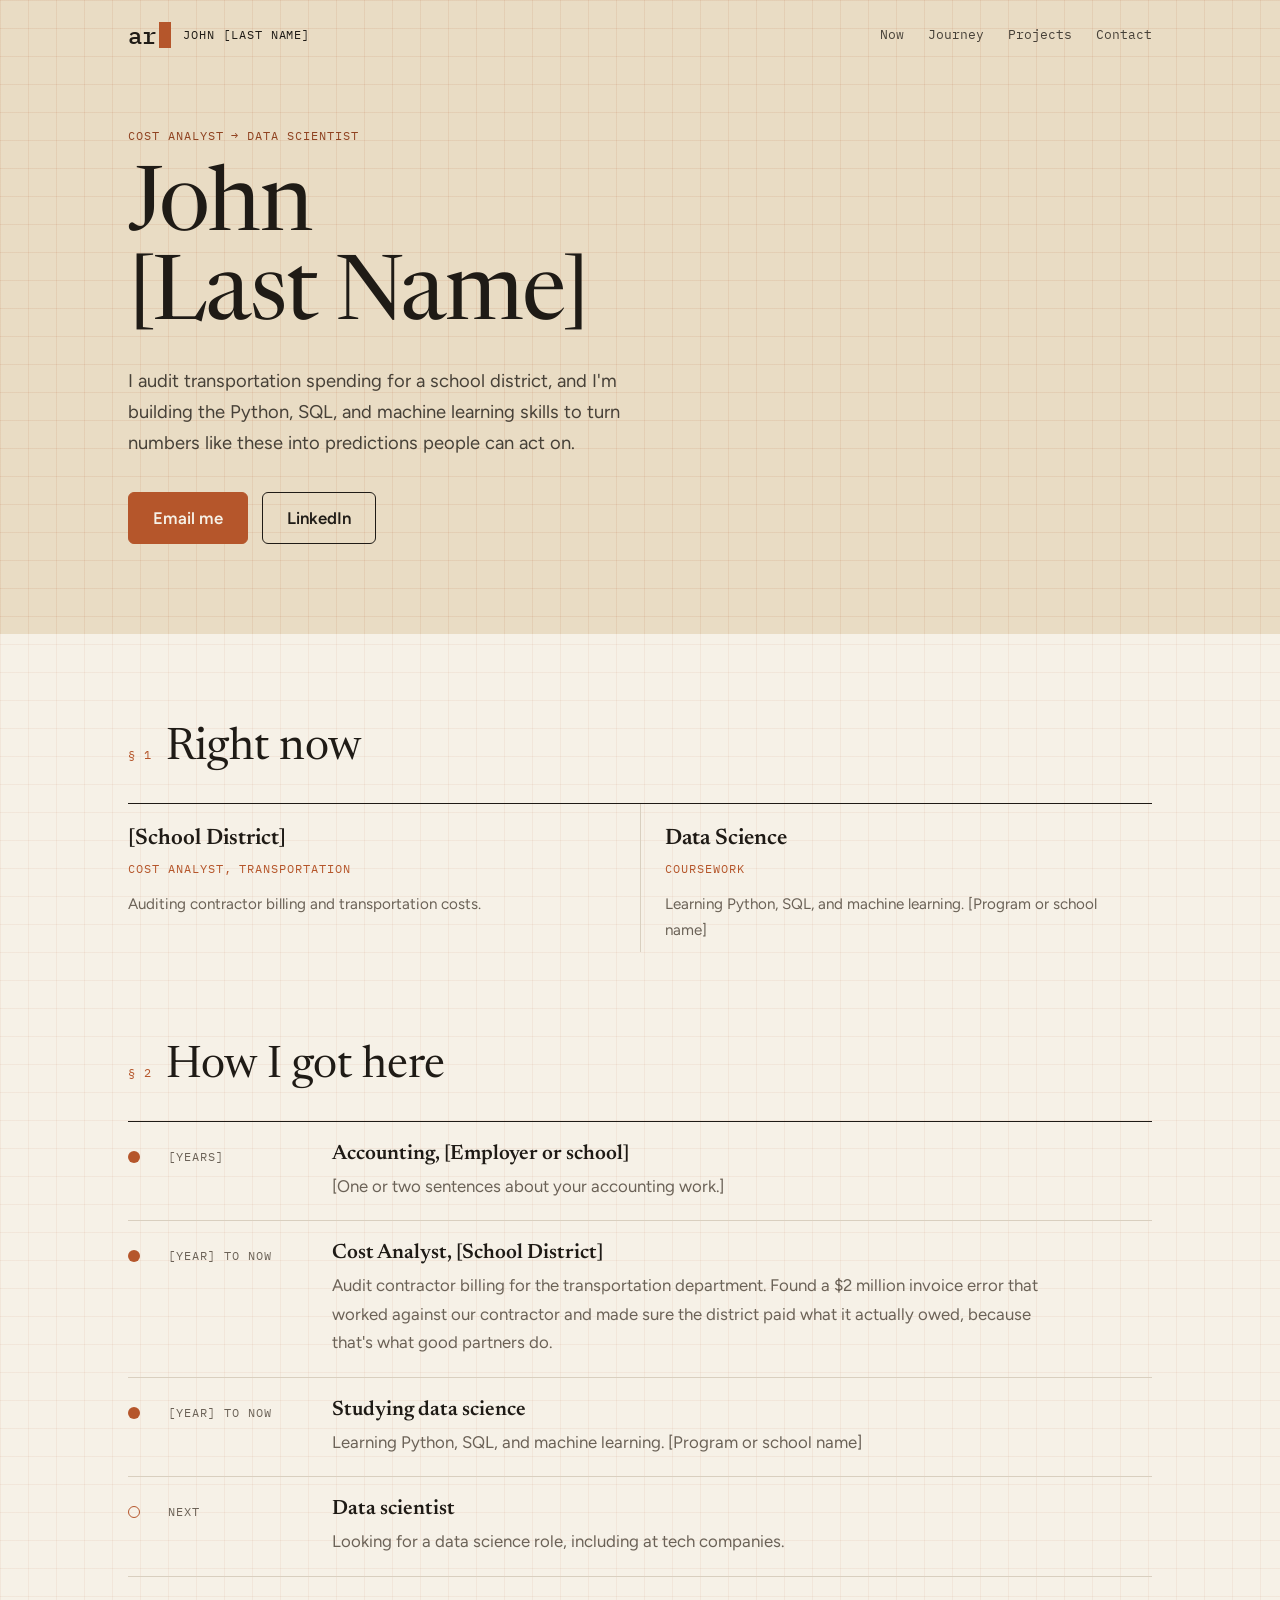
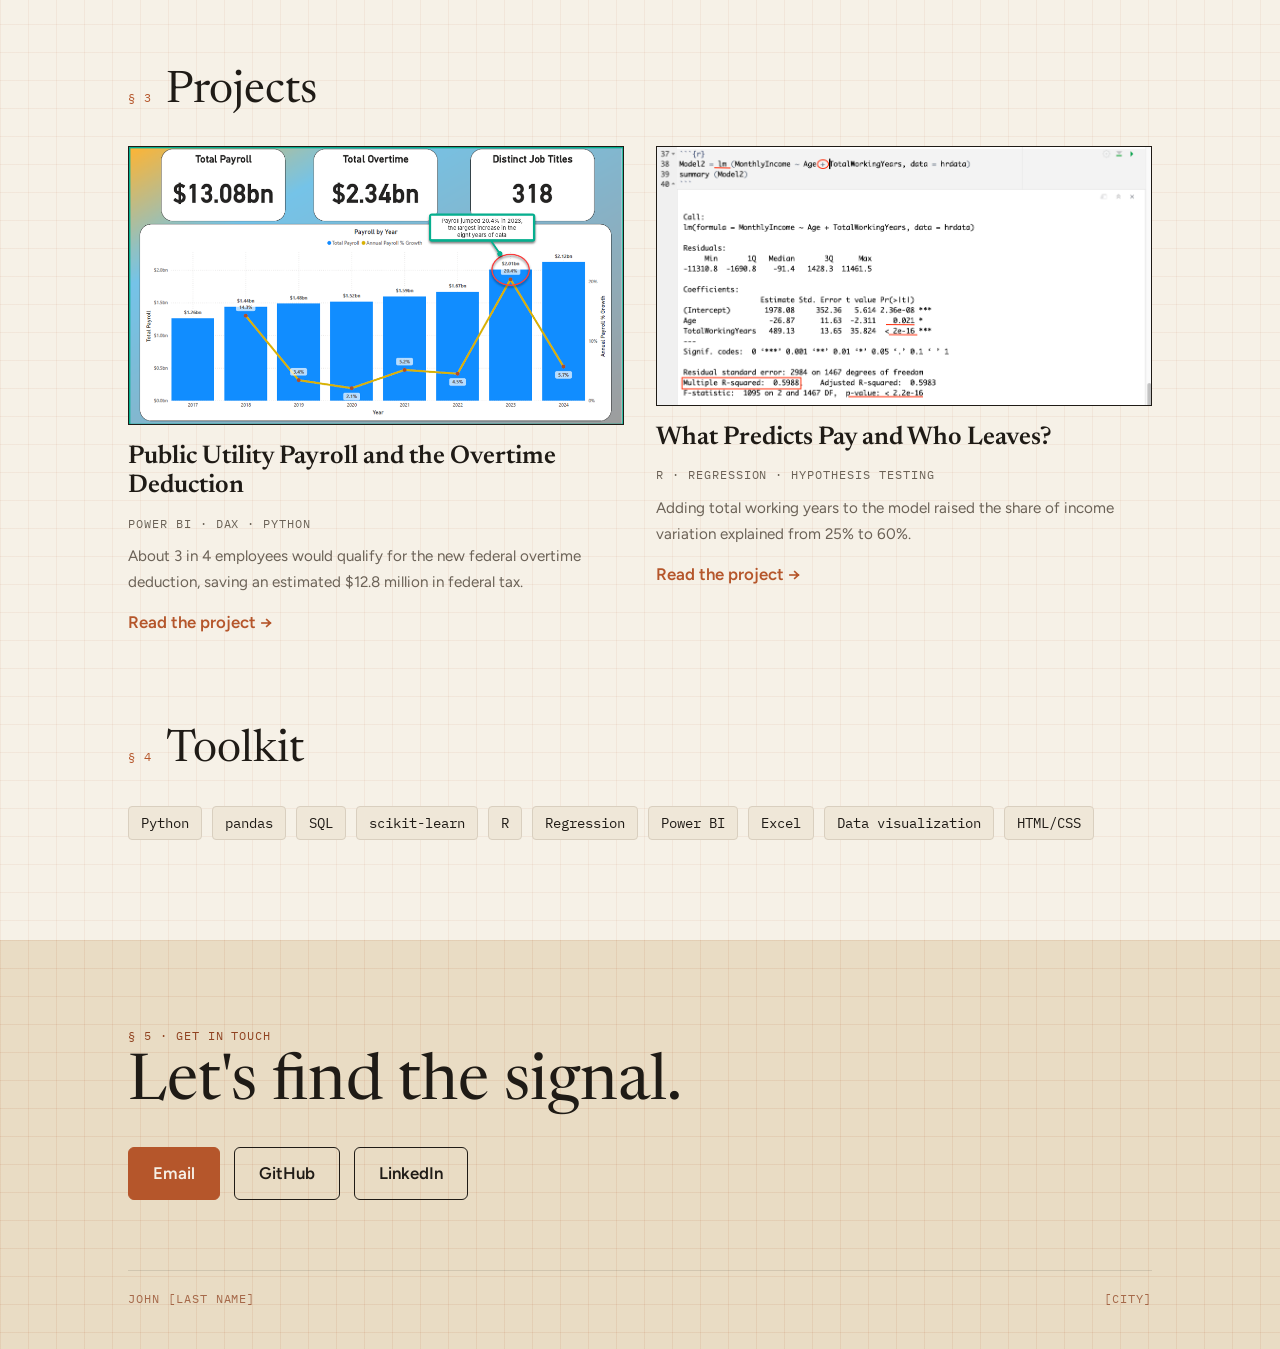
<file: index.html>
<!DOCTYPE html>
<html lang="en">
<head>
<meta charset="UTF-8">
<meta name="viewport" content="width=device-width, initial-scale=1.0">
<title>John [Last Name] | Data Portfolio</title>
<meta name="description" content="John [Last Name]. Cost analyst moving into data science: Python, SQL, and machine learning.">
<!-- Link preview: what shows when you paste your site link into LinkedIn or a text message -->
<meta property="og:title" content="John [Last Name] | Data Portfolio">
<meta property="og:description" content="Cost analyst moving into data science: Python, SQL, and machine learning.">
<meta property="og:type" content="website">
<meta property="og:url" content="https://arod-lab.github.io/">
<!-- Tab icon: "ar" with a rust cursor, the same as the logo, drawn right here so no image file is needed -->
<link rel="icon" href="data:image/svg+xml,%3Csvg xmlns='http://www.w3.org/2000/svg' viewBox='0 0 64 64'%3E%3Crect width='64' height='64' rx='12' fill='%23e9dcc4'/%3E%3Ctext x='26' y='44' font-family='ui-monospace,Menlo,monospace' font-weight='700' font-size='30' text-anchor='middle' fill='%231f1b16'%3Ear%3C/text%3E%3Crect x='46' y='20' width='10' height='26' fill='%23b5562b'/%3E%3C/svg%3E">
<link rel="preconnect" href="https://fonts.googleapis.com">
<link rel="preconnect" href="https://fonts.gstatic.com" crossorigin>
<link href="https://fonts.googleapis.com/css2?family=Newsreader:opsz,wght@6..72,400;6..72,600&family=Figtree:wght@400;500;600&family=IBM+Plex+Mono:wght@400;500&display=swap" rel="stylesheet">
<!-- All the colors, fonts and layout live in style.css, shared by every page -->
<link rel="stylesheet" href="style.css">
</head>
<body>
<a class="skip" href="#main">Skip to content</a>

<!-- ===== HEADER: stays at the top of the screen while you scroll ===== -->
<header>
  <div class="wrap">
    <a class="me" href="#main">
      <span class="logo" aria-label="ar">ar<span class="cursor"></span></span>
      <span class="mono">John [Last Name]</span>
    </a>
    <nav>
      <a href="#now">Now</a>
      <a href="#journey">Journey</a>
      <a href="#projects">Projects</a>
      <a href="#contact">Contact</a>
    </nav>
  </div>
</header>

<!-- ===== SAND TOP BAND: hero ===== -->
<div class="top">

  <div class="wrap hero">
    <div>
      <span class="mono">Cost Analyst → Data Scientist</span>
      <h1>John<br>[Last Name]</h1>
      <p>I audit transportation spending for a school district, and I'm building the Python, SQL, and machine learning skills to turn numbers like these into predictions people can act on.</p>
      <div class="buttons">
        <a class="btn primary" href="mailto:you@example.com">Email me</a>
        <a class="btn" href="https://www.linkedin.com/in/your-profile">LinkedIn</a>
      </div>
    </div>

    <!-- PHOTO (hidden until you have one).
         To turn it on: put a file named headshot.jpg next to this file,
         then delete this whole comment and paste in these three lines:

    <div class="photo">
      <img src="headshot.jpg" alt="Photo of John [Last Name]">
    </div>
    -->
  </div>
</div>

<main id="main" class="wrap">

  <!-- ===== RIGHT NOW ===== -->
  <section id="now">
    <div class="head"><span class="mono">§ 1</span><h2>Right now</h2></div>
    <div class="now">
      <div><h3>[School District]</h3><span class="mono">Cost Analyst, Transportation</span><p>Auditing contractor billing and transportation costs.</p></div>
      <div><h3>Data Science</h3><span class="mono">Coursework</span><p>Learning Python, SQL, and machine learning. [Program or school name]</p></div>
    </div>
  </section>

  <!-- ===== JOURNEY ===== -->
  <section id="journey">
    <div class="head"><span class="mono">§ 2</span><h2>How I got here</h2></div>
    <!-- To add a stop, copy one whole <li> block. Use class "dot" for done, "dot open" for the goal. -->
    <ul class="legend">
      <li><span class="dot"></span><span class="mono">[Years]</span>
        <div><h3>Accounting, [Employer or school]</h3><p>[One or two sentences about your accounting work.]</p></div></li>
      <li><span class="dot"></span><span class="mono">[Year] to now</span>
        <div><h3>Cost Analyst, [School District]</h3><p>Audit contractor billing for the transportation department. Found a $2 million invoice error that worked against our contractor and made sure the district paid what it actually owed, because that's what good partners do.</p></div></li>
      <li><span class="dot"></span><span class="mono">[Year] to now</span>
        <div><h3>Studying data science</h3><p>Learning Python, SQL, and machine learning. [Program or school name]</p></div></li>
      <li><span class="dot open"></span><span class="mono">Next</span>
        <div><h3>Data scientist</h3><p>Looking for a data science role, including at tech companies.</p></div></li>
    </ul>
  </section>

  <!-- ===== PROJECTS =====
       Each card links to that project's own page (ladwp-payroll.html, hr-attrition.html).
       To add a project: make a copy of one project page, change its content,
       then copy one whole <a class="card"> block here and point it at the new page. -->
  <section id="projects">
    <div class="head"><span class="mono">§ 3</span><h2>Projects</h2></div>
    <div class="cards">

      <!-- Card 1: LADWP payroll -->
      <a class="card" href="ladwp-payroll.html">
        <figure>
          <img class="shot" src="images/ladwp-payroll-by-year.png" alt="Power BI dashboard of total payroll by year from 2017 to 2024, with a 20.4 percent jump in 2023">
        </figure>
        <h3>Public Utility Payroll and the Overtime Deduction</h3>
        <span class="mono">Power BI · DAX · Python</span>
        <p>About 3 in 4 employees would qualify for the new federal overtime deduction, saving an estimated $12.8 million in federal tax.</p>
        <span class="go">Read the project →</span>
      </a>

      <!-- Card 2: HR attrition -->
      <a class="card" href="hr-attrition.html">
        <figure>
          <img class="shot" src="images/hr-regression.png" alt="R output of a linear regression predicting monthly income from age and total working years">
        </figure>
        <h3>What Predicts Pay and Who Leaves?</h3>
        <span class="mono">R · Regression · Hypothesis testing</span>
        <p>Adding total working years to the model raised the share of income variation explained from 25% to 60%.</p>
        <span class="go">Read the project →</span>
      </a>

    </div>
  </section>

  <!-- ===== SKILLS: keep only the ones you could talk about in an interview ===== -->
  <section id="skills">
    <div class="head"><span class="mono">§ 4</span><h2>Toolkit</h2></div>
    <div class="skills">
      <code>Python</code><code>pandas</code><code>SQL</code><code>scikit-learn</code><code>R</code><code>Regression</code><code>Power BI</code><code>Excel</code><code>Data visualization</code><code>HTML/CSS</code>
    </div>
  </section>
</main>

<!-- ===== SAND BOTTOM BAND: contact ===== -->
<div class="bottom" id="contact">
  <div class="wrap">
    <span class="mono">§ 5 · Get in touch</span>
    <h2>Let's find the signal.</h2>
    <div class="buttons">
      <a class="btn primary" href="mailto:you@example.com">Email</a>
      <a class="btn" href="https://github.com/arod-lab">GitHub</a>
      <a class="btn" href="https://www.linkedin.com/in/your-profile">LinkedIn</a>
      <!-- RESUME (hidden until you have one). Put resume.pdf next to this file, then delete
           this comment and paste in:  <a class="btn" href="resume.pdf">Resume</a>  -->
    </div>
    <footer class="mono"><span>John [Last Name]</span><span>[City]</span></footer>
  </div>
</div>
</body>
</html>
</file>
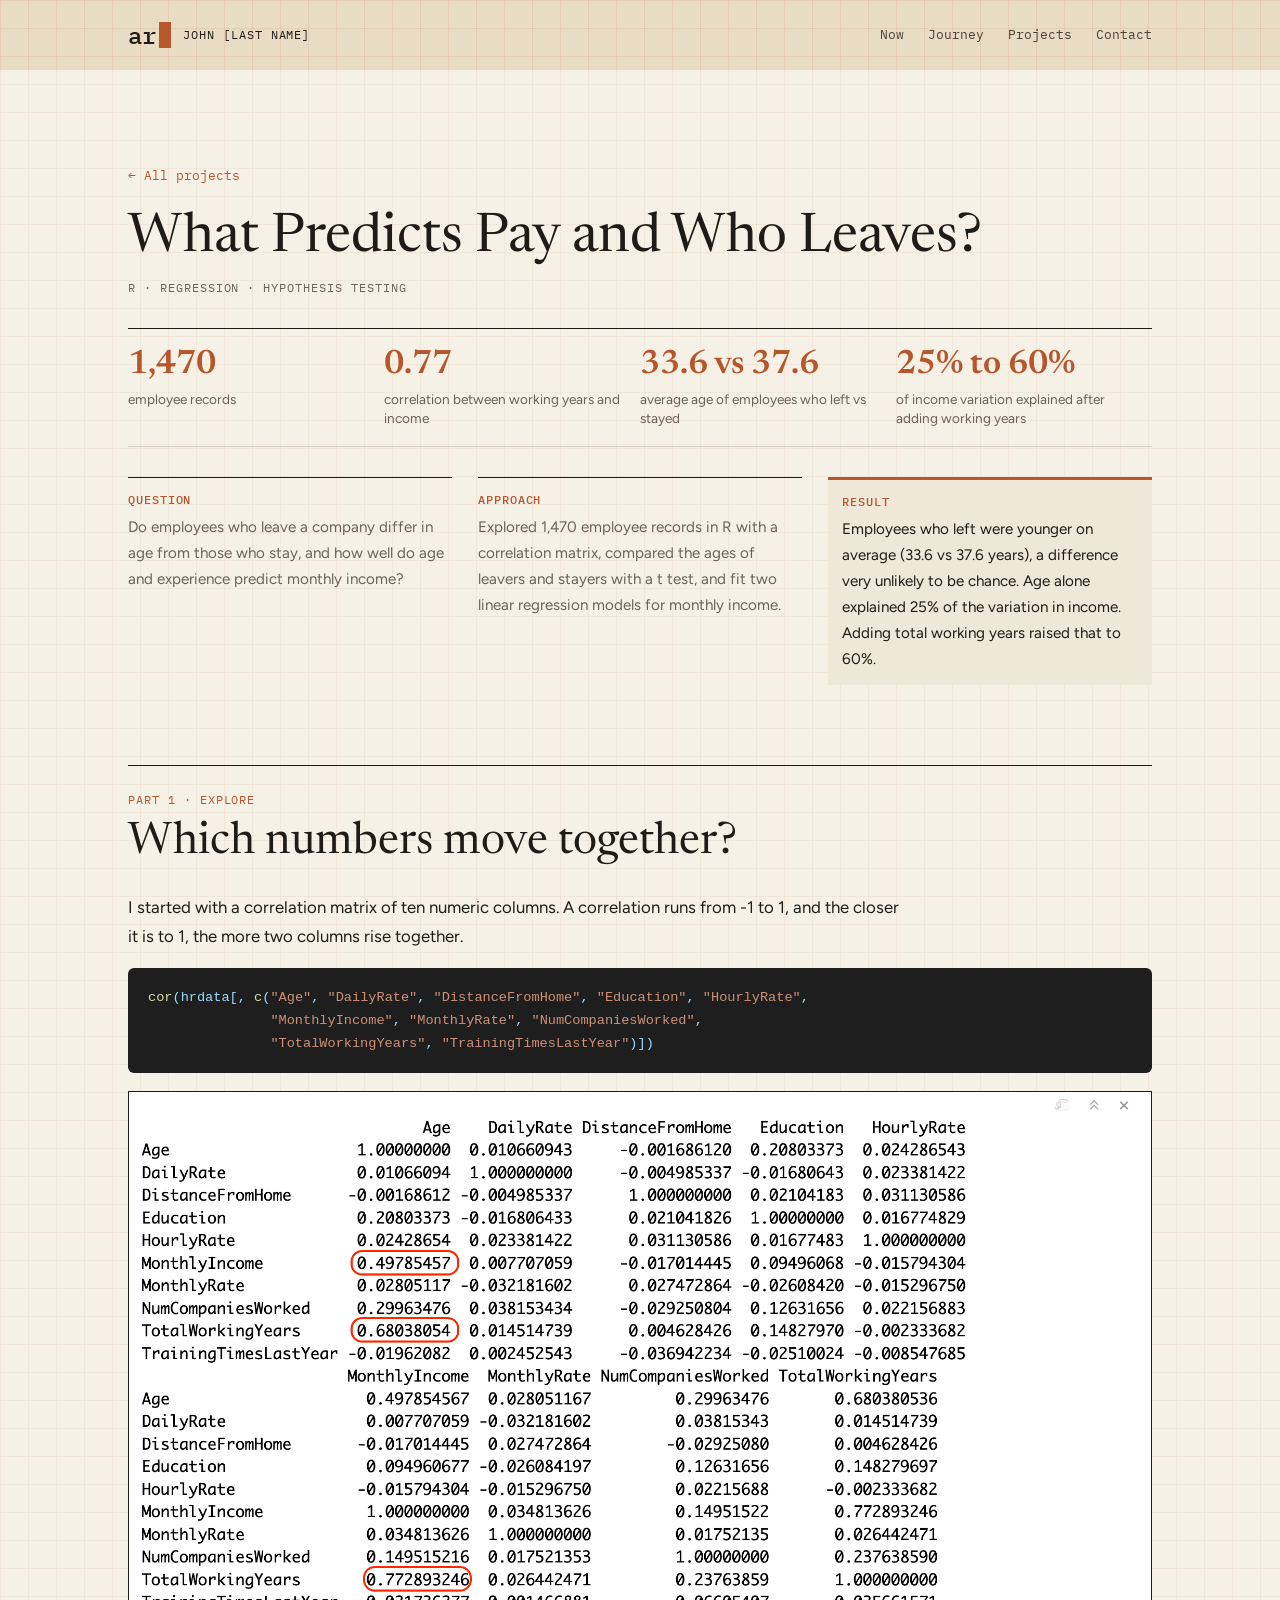
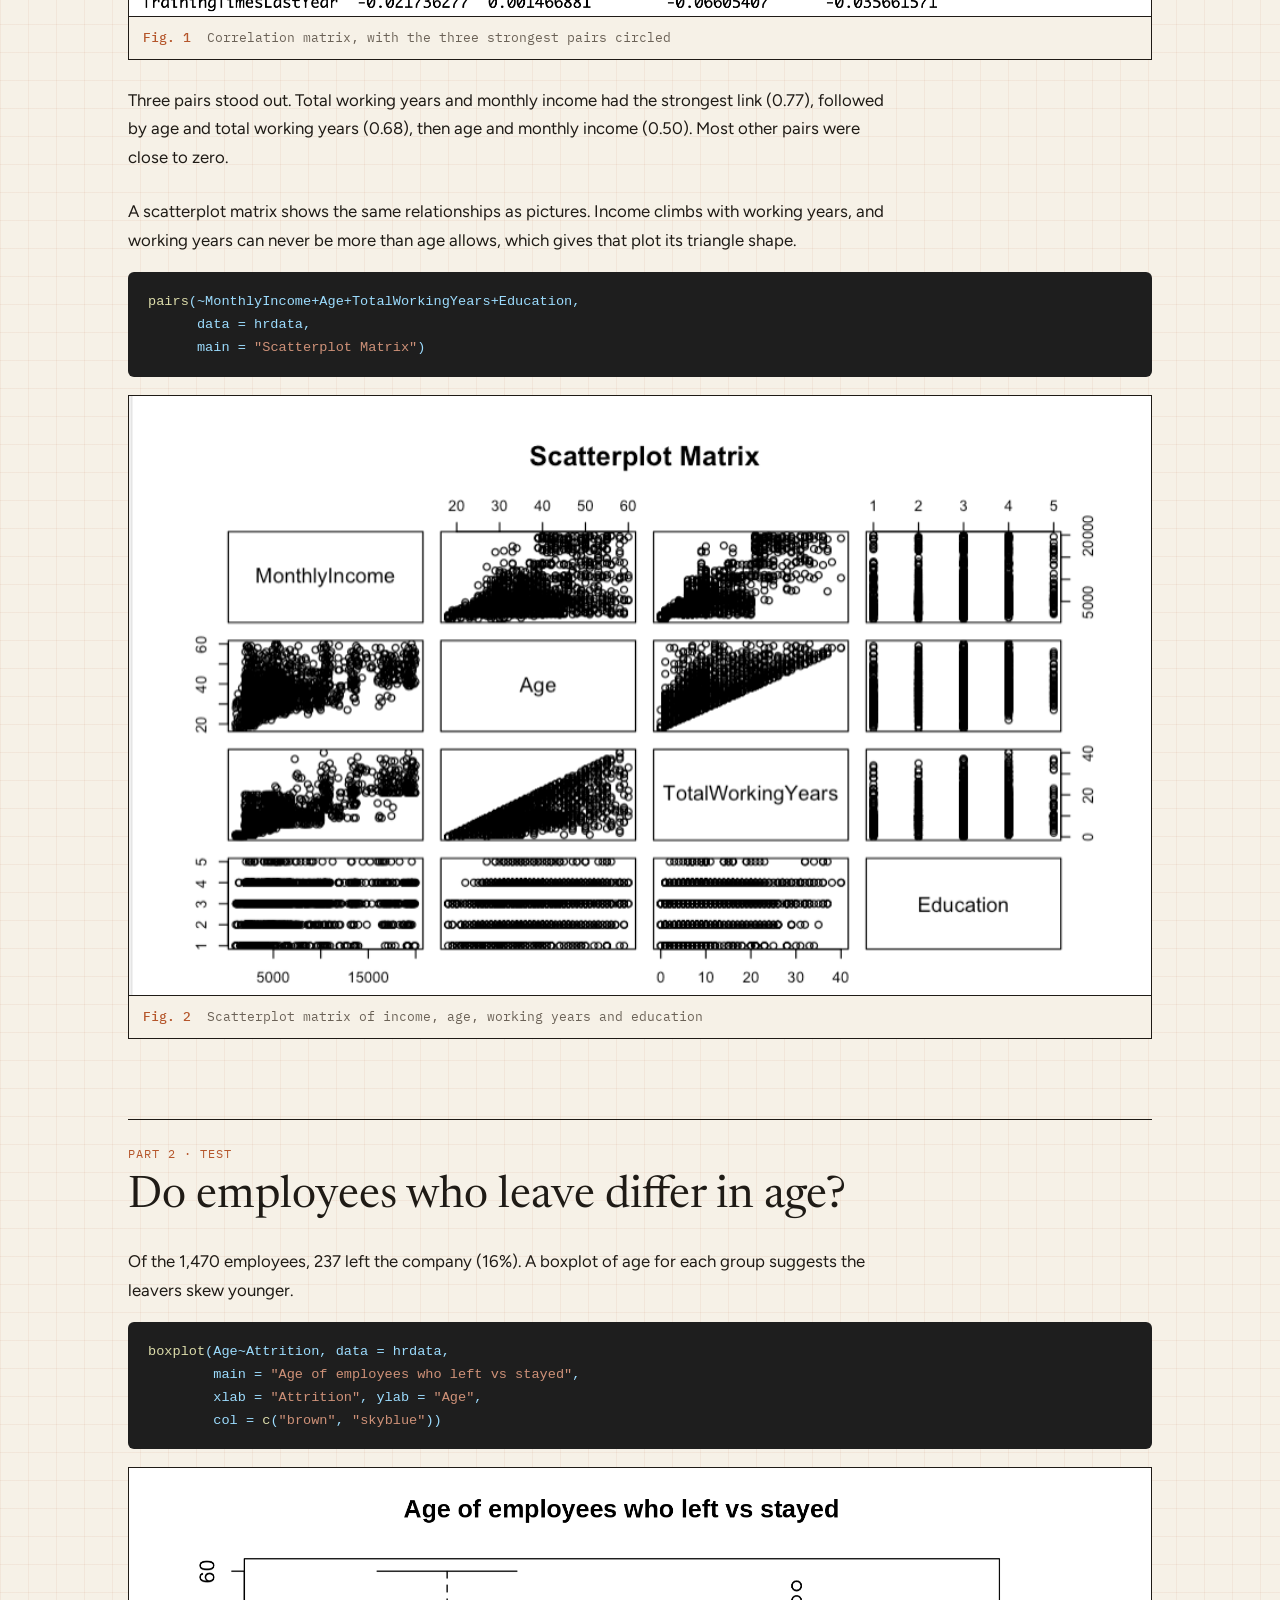
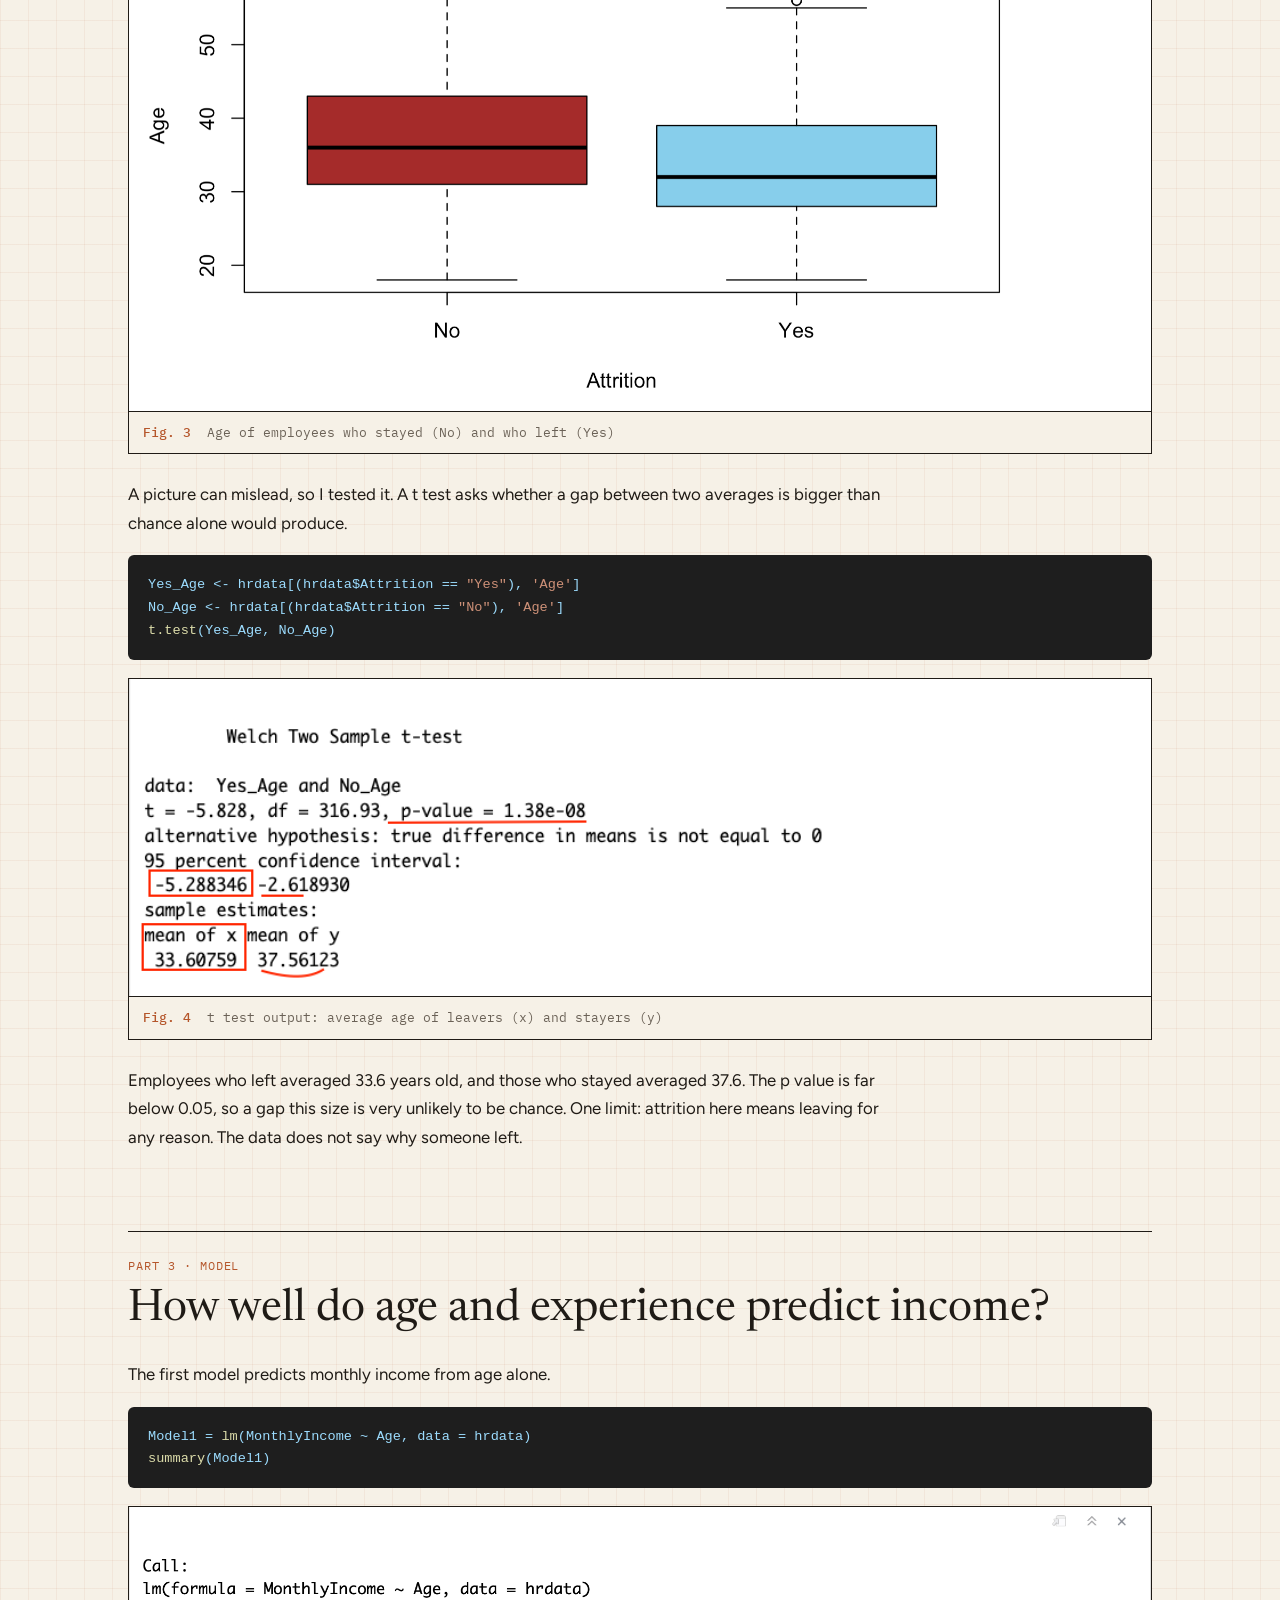
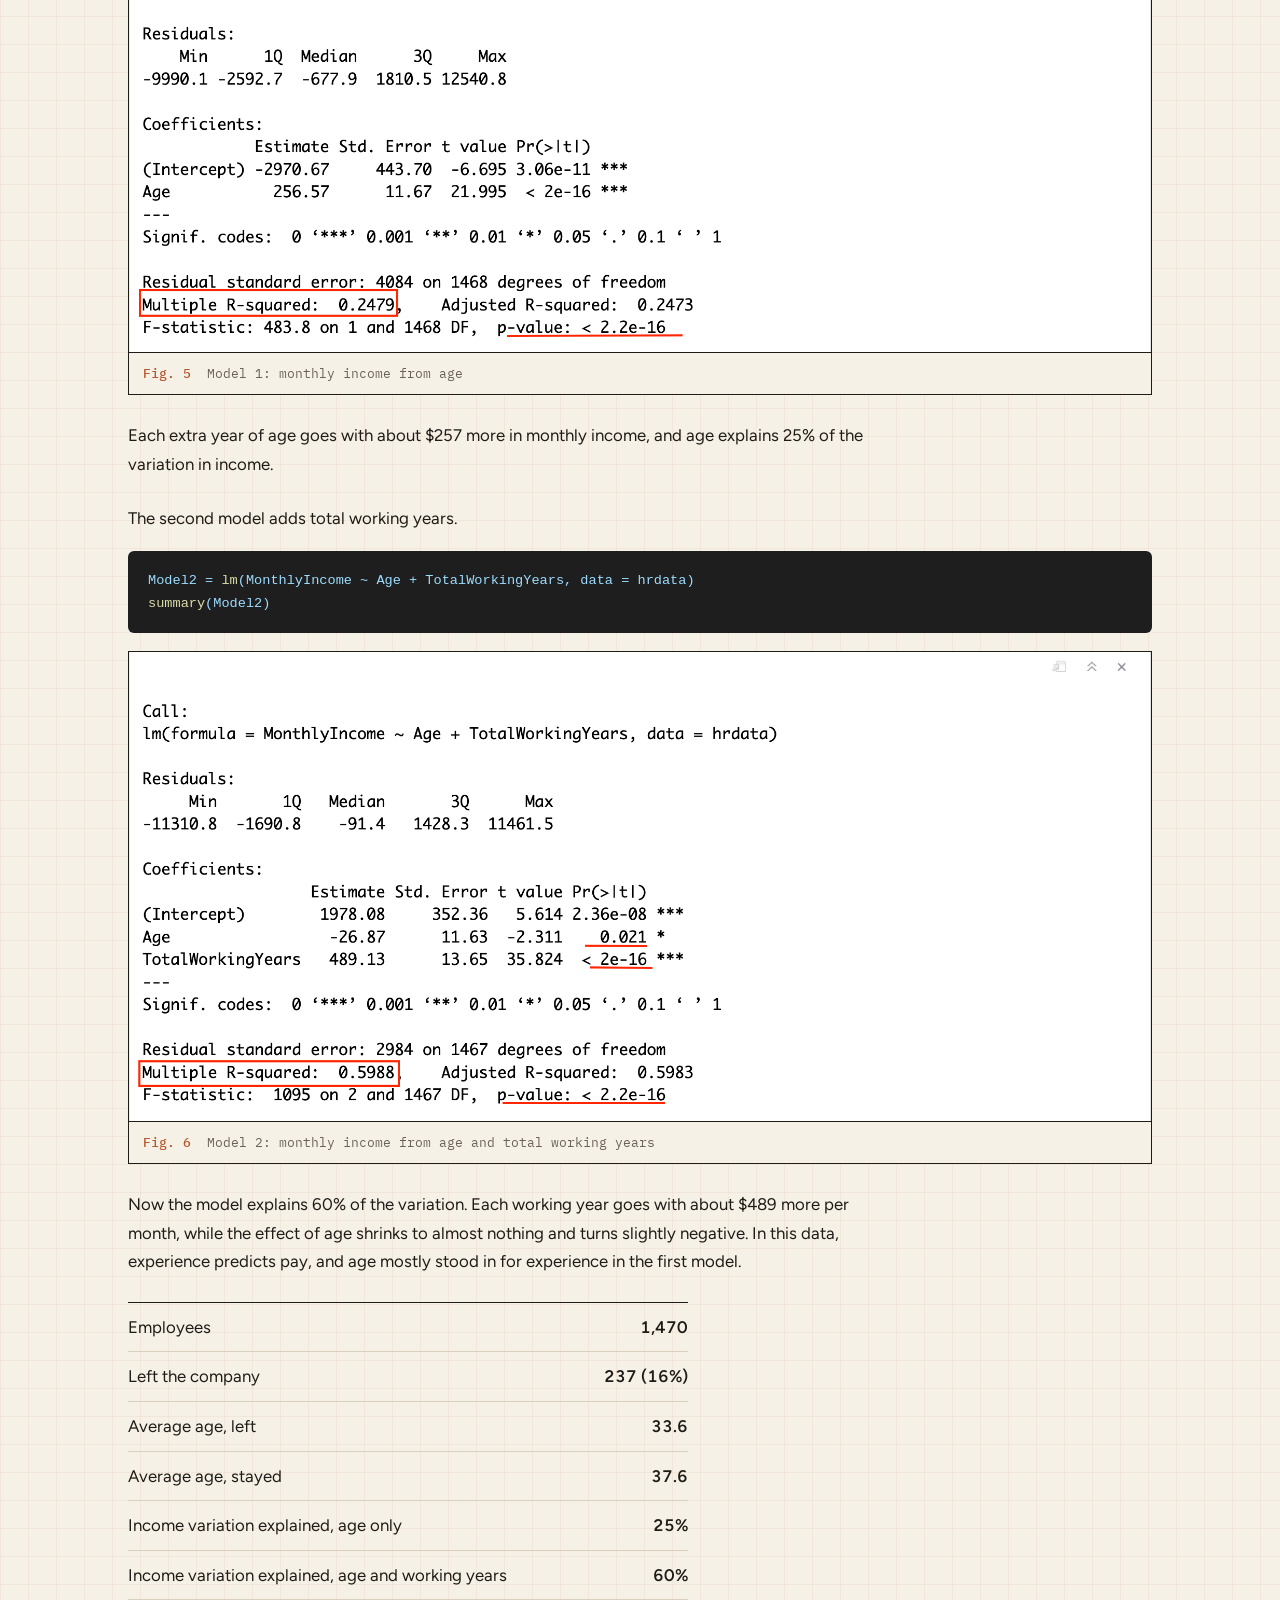
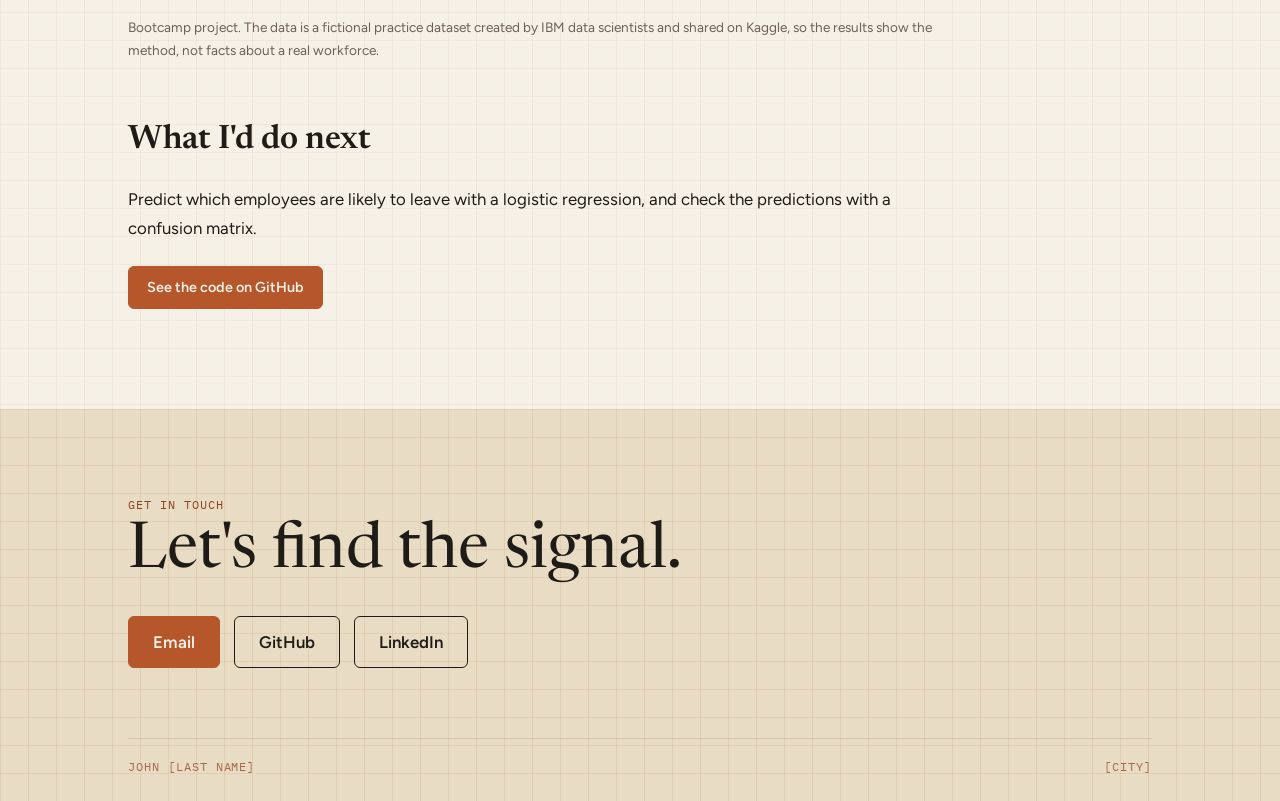
<file: hr-attrition.html>
<!DOCTYPE html>
<html lang="en">
<head>
<meta charset="UTF-8">
<meta name="viewport" content="width=device-width, initial-scale=1.0">
<title>What Predicts Pay and Who Leaves? | John [Last Name]</title>
<meta name="description" content="A regression and hypothesis testing project in R on employee pay and attrition.">
<!-- Link preview: what shows when you paste your site link into LinkedIn or a text message -->
<meta property="og:title" content="What Predicts Pay and Who Leaves? | John [Last Name]">
<meta property="og:description" content="A regression and hypothesis testing project in R on employee pay and attrition.">
<meta property="og:type" content="website">
<meta property="og:url" content="https://arod-lab.github.io/hr-attrition.html">
<!-- Tab icon: "ar" with a rust cursor, the same as the logo, drawn right here so no image file is needed -->
<link rel="icon" href="data:image/svg+xml,%3Csvg xmlns='http://www.w3.org/2000/svg' viewBox='0 0 64 64'%3E%3Crect width='64' height='64' rx='12' fill='%23e9dcc4'/%3E%3Ctext x='26' y='44' font-family='ui-monospace,Menlo,monospace' font-weight='700' font-size='30' text-anchor='middle' fill='%231f1b16'%3Ear%3C/text%3E%3Crect x='46' y='20' width='10' height='26' fill='%23b5562b'/%3E%3C/svg%3E">
<link rel="preconnect" href="https://fonts.googleapis.com">
<link rel="preconnect" href="https://fonts.gstatic.com" crossorigin>
<link href="https://fonts.googleapis.com/css2?family=Newsreader:opsz,wght@6..72,400;6..72,600&family=Figtree:wght@400;500;600&family=IBM+Plex+Mono:wght@400;500&display=swap" rel="stylesheet">
<!-- All the colors, fonts and layout live in style.css, shared by every page -->
<link rel="stylesheet" href="style.css">
</head>
<body>
<a class="skip" href="#main">Skip to content</a>

<!-- ===== HEADER: stays at the top of the screen while you scroll ===== -->
<header>
  <div class="wrap">
    <a class="me" href="index.html">
      <span class="logo" aria-label="ar">ar<span class="cursor"></span></span>
      <span class="mono">John [Last Name]</span>
    </a>
    <nav>
      <a href="index.html#now">Now</a>
      <a href="index.html#journey">Journey</a>
      <a href="index.html#projects">Projects</a>
      <a href="index.html#contact">Contact</a>
    </nav>
  </div>
</header>

<main id="main" class="wrap">
  <section class="project project-page">

    <!-- ===== TITLE ===== -->
    <a class="back" href="index.html#projects">← All projects</a>
    <h1 class="page-title">What Predicts Pay and Who Leaves?</h1>
    <span class="mono page-tools">R · Regression · Hypothesis testing</span>

    <!-- ===== KEY NUMBERS: the headline results in one row ===== -->
    <div class="stats">
      <div class="stat"><b>1,470</b><span>employee records</span></div>
      <div class="stat"><b>0.77</b><span>correlation between working years and income</span></div>
      <div class="stat"><b>33.6 vs 37.6</b><span>average age of employees who left vs stayed</span></div>
      <div class="stat"><b>25% to 60%</b><span>of income variation explained after adding working years</span></div>
    </div>

    <!-- ===== QUESTION, APPROACH, RESULT ===== -->
    <div class="qar">
      <div><h4>Question</h4><p>Do employees who leave a company differ in age from those who stay, and how well do age and experience predict monthly income?</p></div>
      <div><h4>Approach</h4><p>Explored 1,470 employee records in R with a correlation matrix, compared the ages of leavers and stayers with a t test, and fit two linear regression models for monthly income.</p></div>
      <div class="result"><h4>Result</h4><p>Employees who left were younger on average (33.6 vs 37.6 years), a difference very unlikely to be chance. Age alone explained 25% of the variation in income. Adding total working years raised that to 60%.</p></div>
    </div>

    <!-- ===== PART 1: EXPLORE ===== -->
    <div class="part">
      <span class="mono">Part 1 · Explore</span>
      <h2>Which numbers move together?</h2>
    </div>

    <p class="prose">I started with a correlation matrix of ten numeric columns. A correlation runs from -1 to 1, and the closer it is to 1, the more two columns rise together.</p>
<!-- The <span> tags color the code. The letters (f, s, n and so on) are explained in style.css -->
<pre class="code"><code><span class="f">cor</span>(hrdata[, <span class="f">c</span>(<span class="s">"Age"</span>, <span class="s">"DailyRate"</span>, <span class="s">"DistanceFromHome"</span>, <span class="s">"Education"</span>, <span class="s">"HourlyRate"</span>,
               <span class="s">"MonthlyIncome"</span>, <span class="s">"MonthlyRate"</span>, <span class="s">"NumCompaniesWorked"</span>,
               <span class="s">"TotalWorkingYears"</span>, <span class="s">"TrainingTimesLastYear"</span>)])</code></pre>
    <!-- Each picture is a link, so clicking it opens the full size image -->
    <figure>
      <a href="images/hr-correlation.png"><img class="shot" src="images/hr-correlation.png" alt="R output of a correlation matrix with three values circled: 0.50 between age and monthly income, 0.68 between age and total working years, and 0.77 between total working years and monthly income"></a>
      <figcaption><b>Fig. 1</b> &nbsp;Correlation matrix, with the three strongest pairs circled</figcaption>
    </figure>
    <p class="prose">Three pairs stood out. Total working years and monthly income had the strongest link (0.77), followed by age and total working years (0.68), then age and monthly income (0.50). Most other pairs were close to zero.</p>

    <p class="prose">A scatterplot matrix shows the same relationships as pictures. Income climbs with working years, and working years can never be more than age allows, which gives that plot its triangle shape.</p>
<pre class="code"><code><span class="f">pairs</span>(~MonthlyIncome+Age+TotalWorkingYears+Education,
      data = hrdata,
      main = <span class="s">"Scatterplot Matrix"</span>)</code></pre>
    <figure>
      <a href="images/hr-scatter.png"><img class="shot" src="images/hr-scatter.png" alt="Scatterplot matrix of monthly income, age, total working years and education"></a>
      <figcaption><b>Fig. 2</b> &nbsp;Scatterplot matrix of income, age, working years and education</figcaption>
    </figure>

    <!-- ===== PART 2: TEST ===== -->
    <div class="part">
      <span class="mono">Part 2 · Test</span>
      <h2>Do employees who leave differ in age?</h2>
    </div>

    <p class="prose">Of the 1,470 employees, 237 left the company (16%). A boxplot of age for each group suggests the leavers skew younger.</p>
<pre class="code"><code><span class="f">boxplot</span>(Age~Attrition, data = hrdata,
        main = <span class="s">"Age of employees who left vs stayed"</span>,
        xlab = <span class="s">"Attrition"</span>, ylab = <span class="s">"Age"</span>,
        col = <span class="f">c</span>(<span class="s">"brown"</span>, <span class="s">"skyblue"</span>))</code></pre>
    <figure>
      <a href="images/hr-boxplot.png"><img class="shot" src="images/hr-boxplot.png" alt="Boxplot of age by attrition. Employees who stayed have a median age near 36, and employees who left have a median age near 32"></a>
      <figcaption><b>Fig. 3</b> &nbsp;Age of employees who stayed (No) and who left (Yes)</figcaption>
    </figure>

    <p class="prose">A picture can mislead, so I tested it. A t test asks whether a gap between two averages is bigger than chance alone would produce.</p>
<pre class="code"><code>Yes_Age &lt;- hrdata[(hrdata$Attrition == <span class="s">"Yes"</span>), <span class="s">'Age'</span>]
No_Age &lt;- hrdata[(hrdata$Attrition == <span class="s">"No"</span>), <span class="s">'Age'</span>]
<span class="f">t.test</span>(Yes_Age, No_Age)</code></pre>
    <figure>
      <a href="images/hr-ttest.png"><img class="shot" src="images/hr-ttest.png" alt="R output of a Welch two sample t test comparing the ages of employees who left and stayed, with means of 33.6 and 37.6 and a p value of 1.38e-08"></a>
      <figcaption><b>Fig. 4</b> &nbsp;t test output: average age of leavers (x) and stayers (y)</figcaption>
    </figure>
    <p class="prose">Employees who left averaged 33.6 years old, and those who stayed averaged 37.6. The p value is far below 0.05, so a gap this size is very unlikely to be chance. One limit: attrition here means leaving for any reason. The data does not say why someone left.</p>

    <!-- ===== PART 3: MODEL ===== -->
    <div class="part">
      <span class="mono">Part 3 · Model</span>
      <h2>How well do age and experience predict income?</h2>
    </div>

    <p class="prose">The first model predicts monthly income from age alone.</p>
<pre class="code"><code>Model1 = <span class="f">lm</span>(MonthlyIncome ~ Age, data = hrdata)
<span class="f">summary</span>(Model1)</code></pre>
    <figure>
      <a href="images/hr-model1.png"><img class="shot" src="images/hr-model1.png" alt="R regression output for monthly income predicted by age, with a coefficient of 256.57 for age and an R squared of 0.2479"></a>
      <figcaption><b>Fig. 5</b> &nbsp;Model 1: monthly income from age</figcaption>
    </figure>
    <p class="prose">Each extra year of age goes with about $257 more in monthly income, and age explains 25% of the variation in income.</p>

    <p class="prose">The second model adds total working years.</p>
<pre class="code"><code>Model2 = <span class="f">lm</span>(MonthlyIncome ~ Age + TotalWorkingYears, data = hrdata)
<span class="f">summary</span>(Model2)</code></pre>
    <figure>
      <a href="images/hr-model2.png"><img class="shot" src="images/hr-model2.png" alt="R regression output for monthly income predicted by age and total working years, with a coefficient of 489.13 for total working years, negative 26.87 for age, and an R squared of 0.5988"></a>
      <figcaption><b>Fig. 6</b> &nbsp;Model 2: monthly income from age and total working years</figcaption>
    </figure>
    <p class="prose">Now the model explains 60% of the variation. Each working year goes with about $489 more per month, while the effect of age shrinks to almost nothing and turns slightly negative. In this data, experience predicts pay, and age mostly stood in for experience in the first model.</p>

    <!-- Results table -->
    <table class="results">
      <tr><td>Employees</td><td>1,470</td></tr>
      <tr><td>Left the company</td><td>237 (16%)</td></tr>
      <tr><td>Average age, left</td><td>33.6</td></tr>
      <tr><td>Average age, stayed</td><td>37.6</td></tr>
      <tr><td>Income variation explained, age only</td><td>25%</td></tr>
      <tr><td>Income variation explained, age and working years</td><td>60%</td></tr>
    </table>
    <p class="note">Bootcamp project. The data is a fictional practice dataset created by IBM data scientists and shared on Kaggle, so the results show the method, not facts about a real workforce.</p>

    <!-- ===== NEXT ===== -->
    <h3 class="sub">What I'd do next</h3>
    <p class="prose">Predict which employees are likely to leave with a logistic regression, and check the predictions with a confusion matrix.</p>

    <!-- BUTTON: opens this project's code and README on GitHub -->
    <div class="buttons">
      <a class="btn primary" href="https://github.com/arod-lab/hr-attrition">See the code on GitHub</a>
    </div>

  </section>
</main>

<!-- ===== SAND BOTTOM BAND: contact ===== -->
<div class="bottom" id="contact">
  <div class="wrap">
    <span class="mono">Get in touch</span>
    <h2>Let's find the signal.</h2>
    <div class="buttons">
      <a class="btn primary" href="mailto:you@example.com">Email</a>
      <a class="btn" href="https://github.com/arod-lab">GitHub</a>
      <a class="btn" href="https://www.linkedin.com/in/your-profile">LinkedIn</a>
      <!-- RESUME (hidden until you have one). Put resume.pdf next to this file, then delete
           this comment and paste in:  <a class="btn" href="resume.pdf">Resume</a>  -->
    </div>
    <footer class="mono"><span>John [Last Name]</span><span>[City]</span></footer>
  </div>
</div>
</body>
</html>
</file>
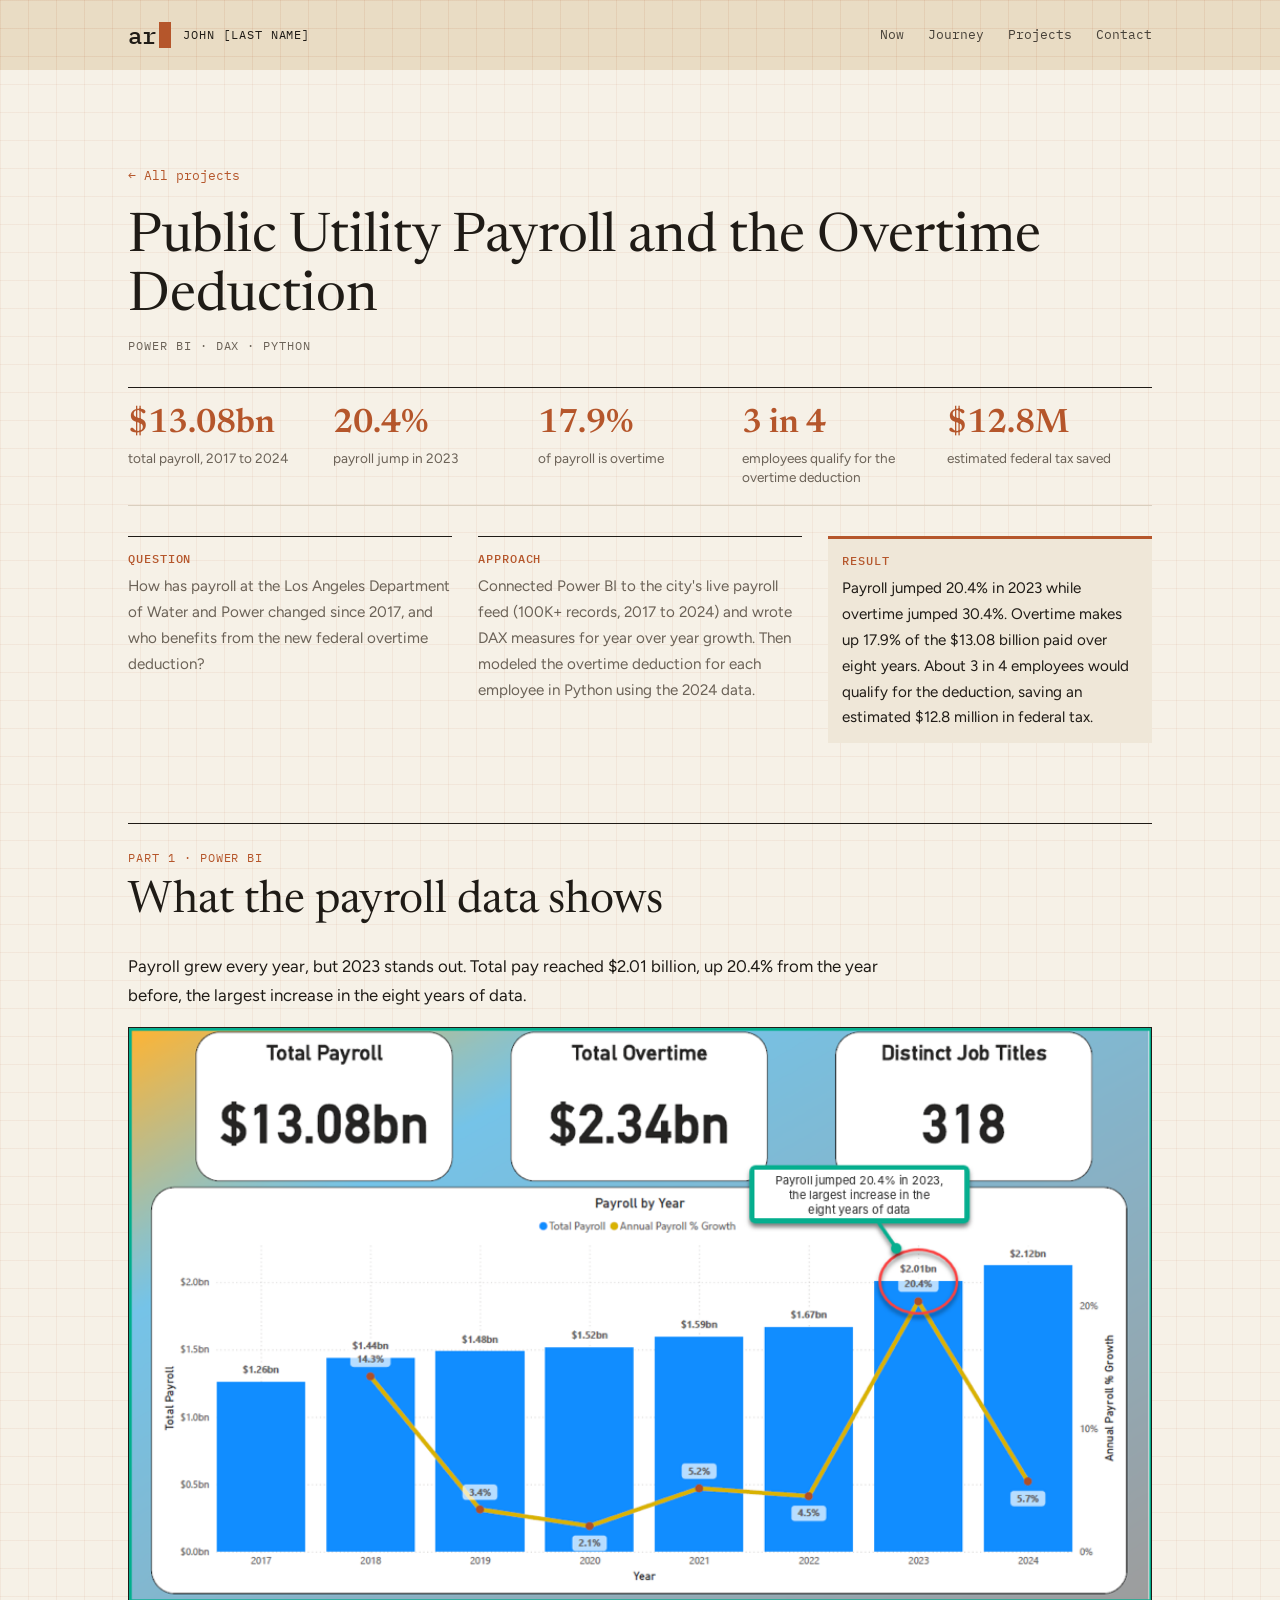
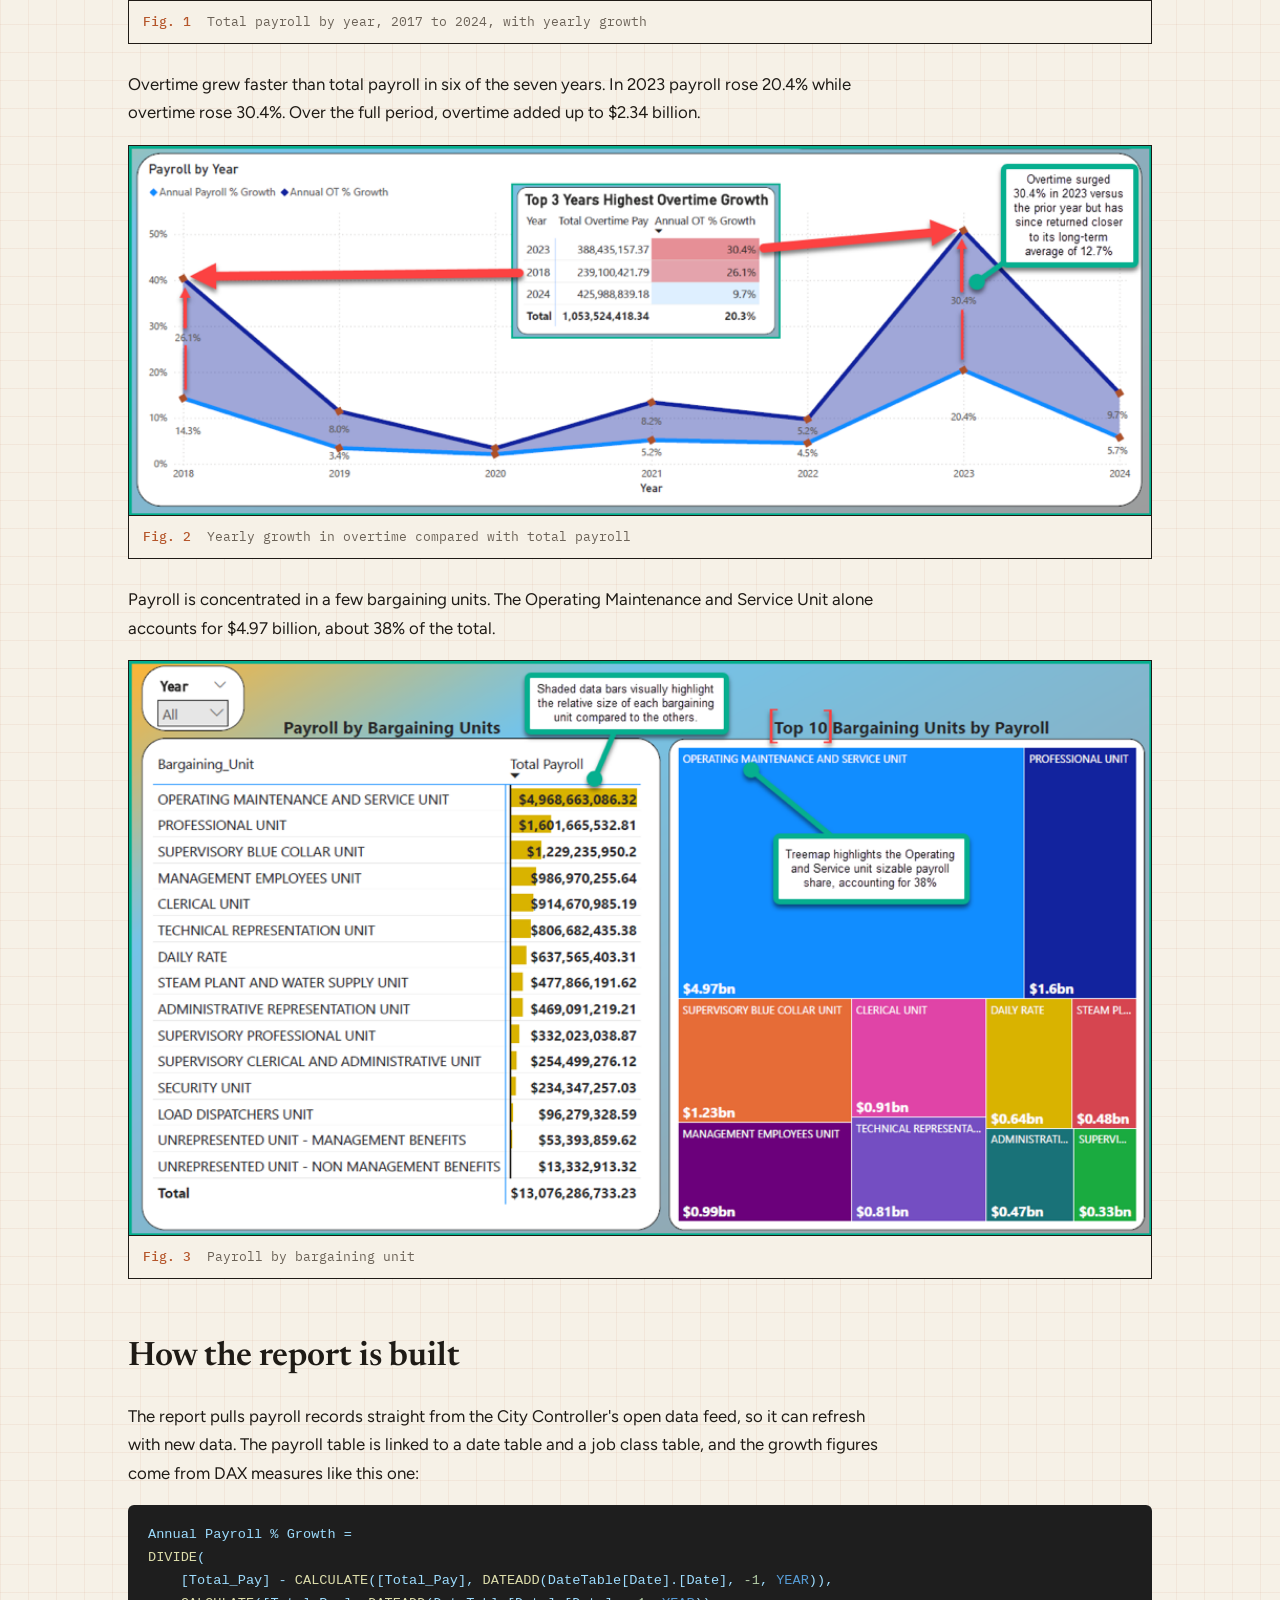
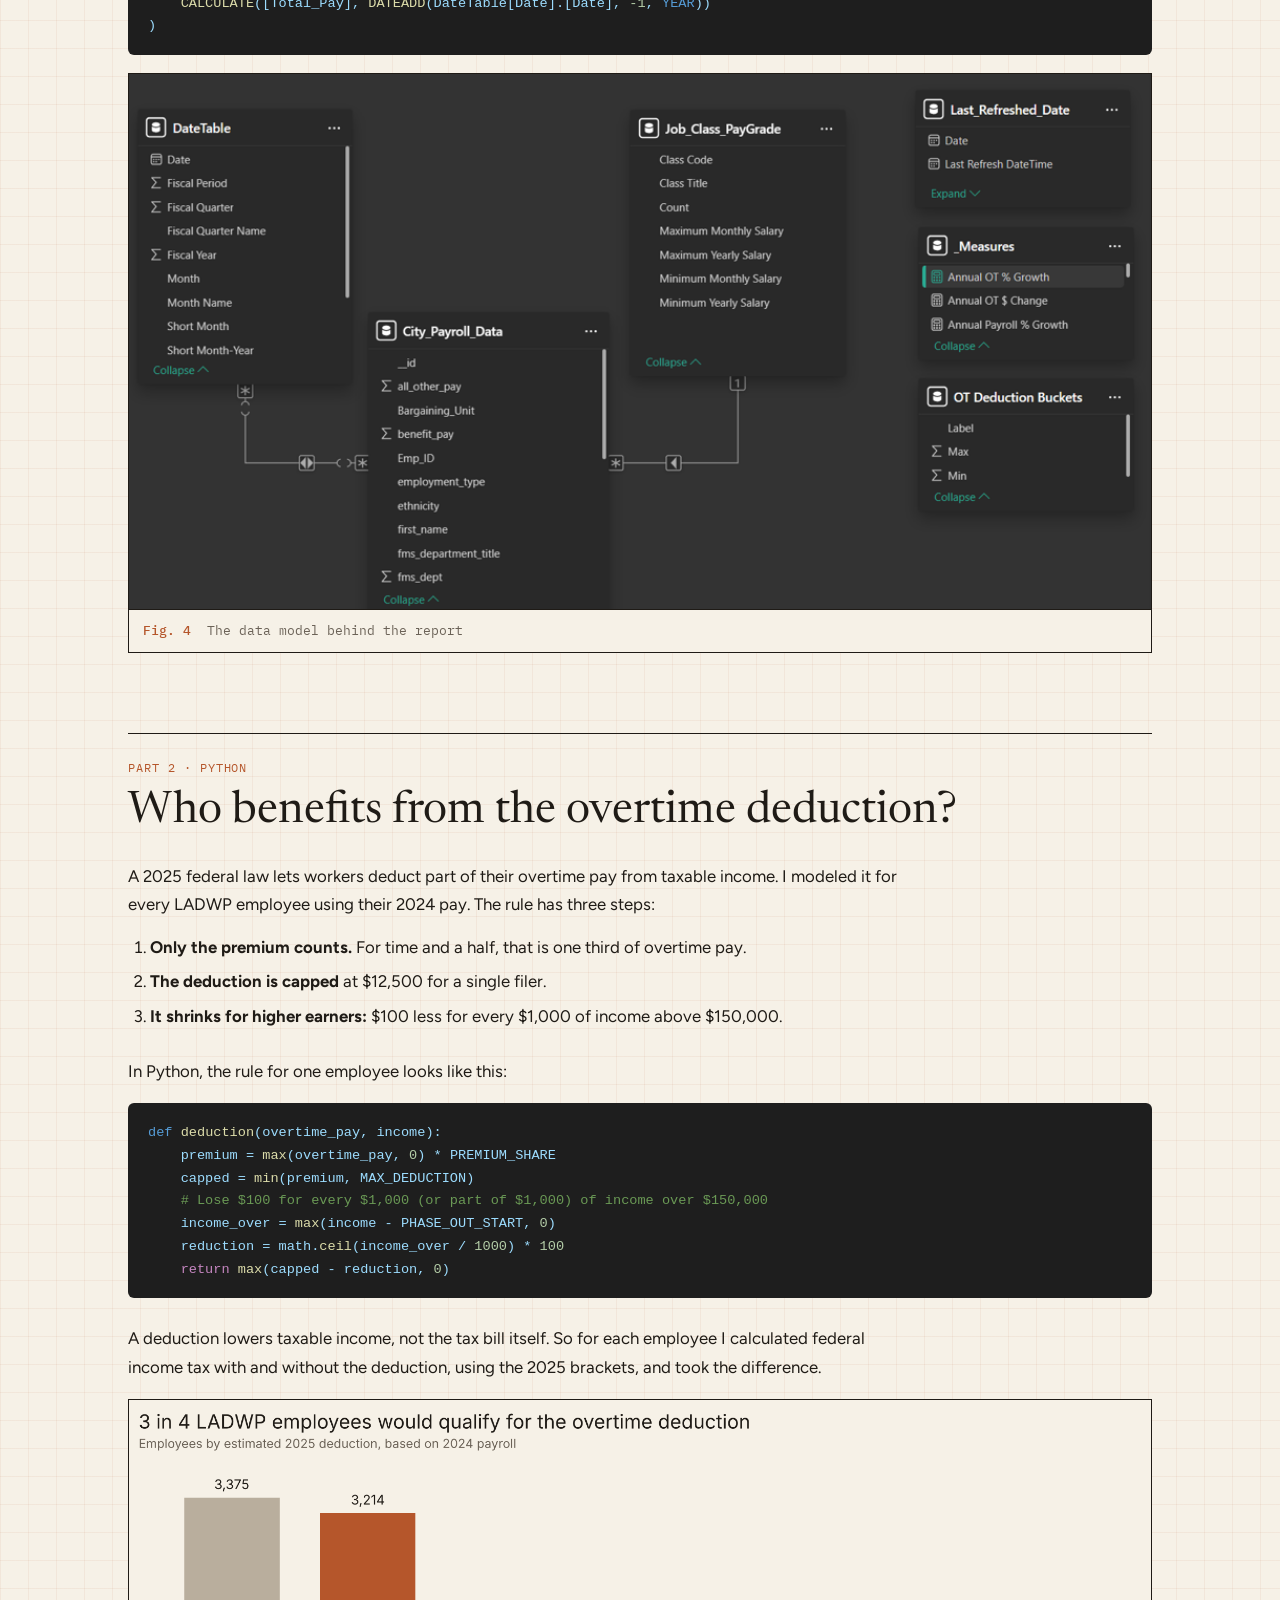
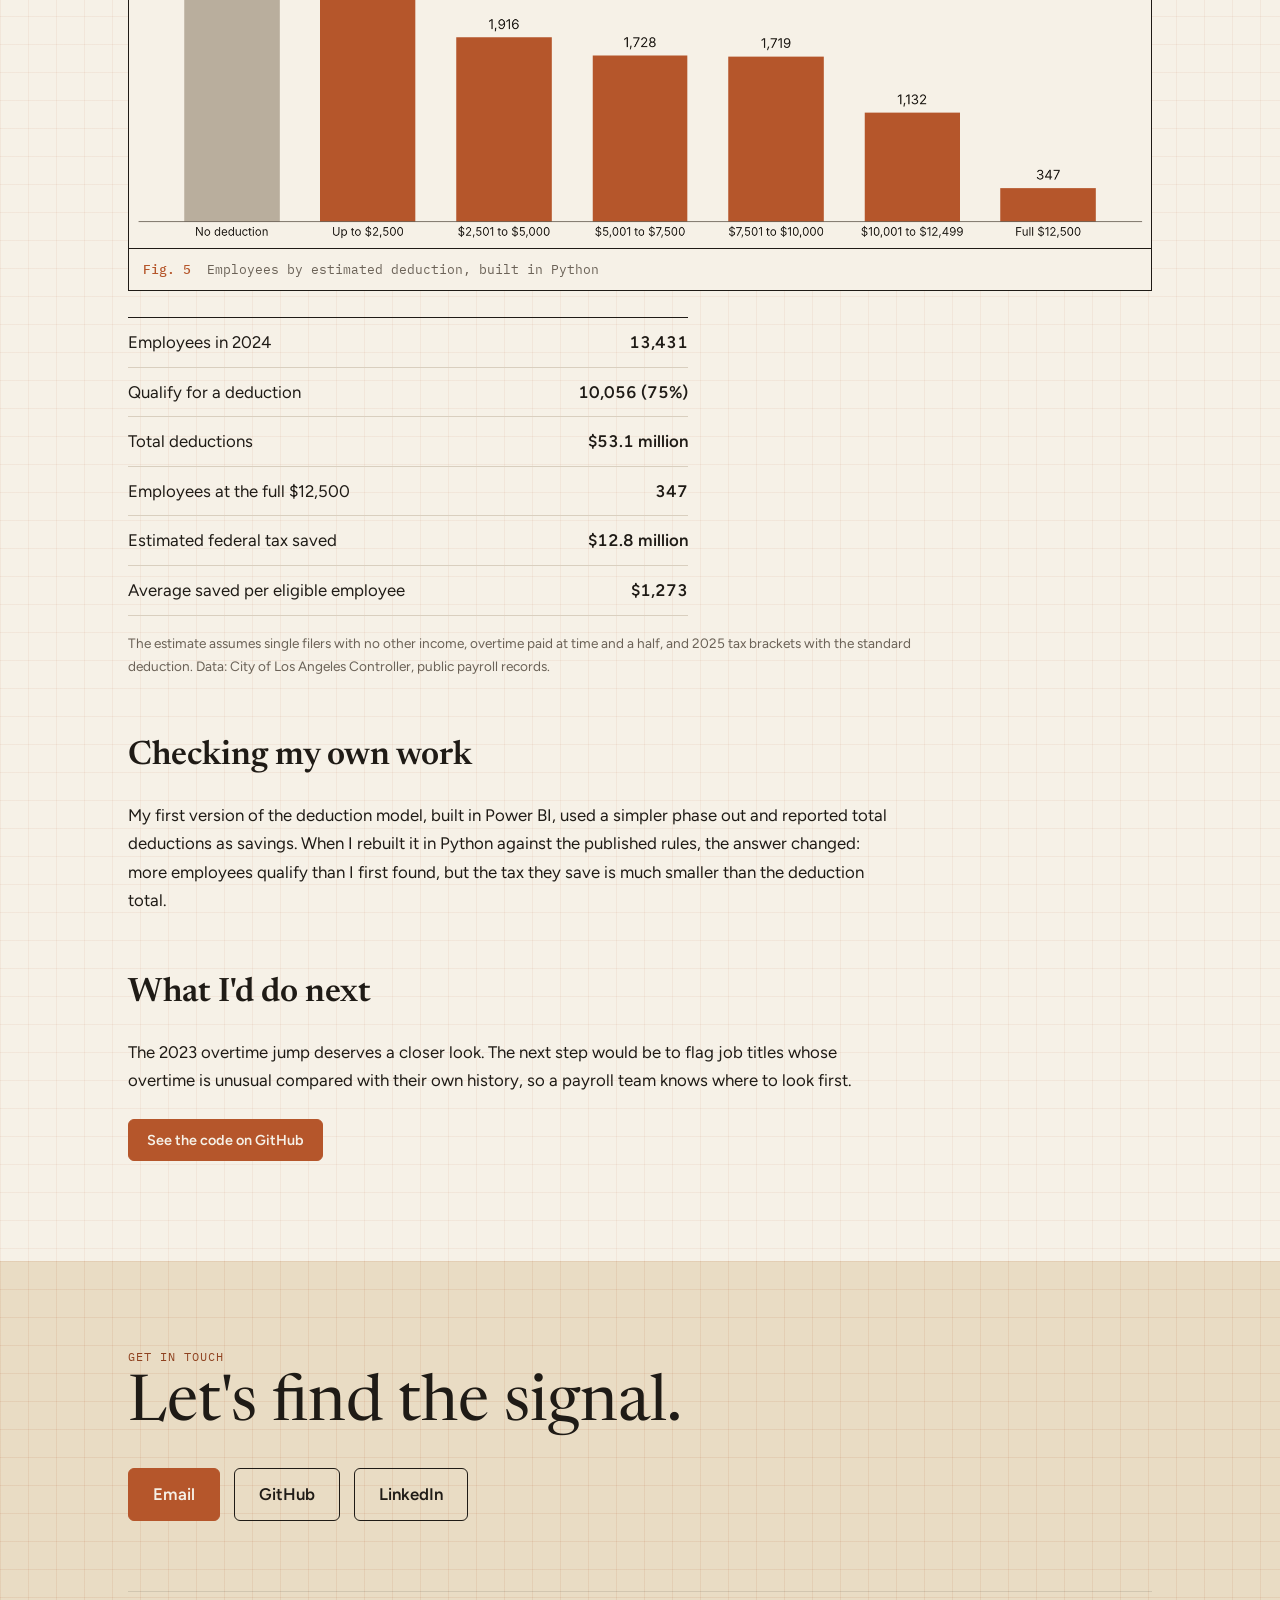
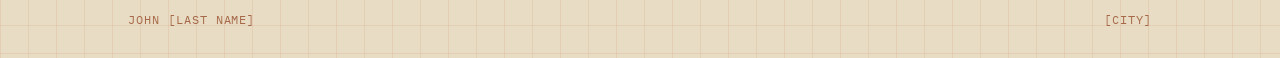
<file: ladwp-payroll.html>
<!DOCTYPE html>
<html lang="en">
<head>
<meta charset="UTF-8">
<meta name="viewport" content="width=device-width, initial-scale=1.0">
<title>Public Utility Payroll and the Overtime Deduction | John [Last Name]</title>
<meta name="description" content="How payroll at the Los Angeles Department of Water and Power changed from 2017 to 2024, and who benefits from the new federal overtime deduction.">
<!-- Link preview: what shows when you paste your site link into LinkedIn or a text message -->
<meta property="og:title" content="Public Utility Payroll and the Overtime Deduction | John [Last Name]">
<meta property="og:description" content="How payroll at the Los Angeles Department of Water and Power changed from 2017 to 2024, and who benefits from the new federal overtime deduction.">
<meta property="og:type" content="website">
<meta property="og:url" content="https://arod-lab.github.io/ladwp-payroll.html">
<!-- Tab icon: "ar" with a rust cursor, the same as the logo, drawn right here so no image file is needed -->
<link rel="icon" href="data:image/svg+xml,%3Csvg xmlns='http://www.w3.org/2000/svg' viewBox='0 0 64 64'%3E%3Crect width='64' height='64' rx='12' fill='%23e9dcc4'/%3E%3Ctext x='26' y='44' font-family='ui-monospace,Menlo,monospace' font-weight='700' font-size='30' text-anchor='middle' fill='%231f1b16'%3Ear%3C/text%3E%3Crect x='46' y='20' width='10' height='26' fill='%23b5562b'/%3E%3C/svg%3E">
<link rel="preconnect" href="https://fonts.googleapis.com">
<link rel="preconnect" href="https://fonts.gstatic.com" crossorigin>
<link href="https://fonts.googleapis.com/css2?family=Newsreader:opsz,wght@6..72,400;6..72,600&family=Figtree:wght@400;500;600&family=IBM+Plex+Mono:wght@400;500&display=swap" rel="stylesheet">
<!-- All the colors, fonts and layout live in style.css, shared by every page -->
<link rel="stylesheet" href="style.css">
</head>
<body>
<a class="skip" href="#main">Skip to content</a>

<!-- ===== HEADER: stays at the top of the screen while you scroll ===== -->
<header>
  <div class="wrap">
    <a class="me" href="index.html">
      <span class="logo" aria-label="ar">ar<span class="cursor"></span></span>
      <span class="mono">John [Last Name]</span>
    </a>
    <nav>
      <a href="index.html#now">Now</a>
      <a href="index.html#journey">Journey</a>
      <a href="index.html#projects">Projects</a>
      <a href="index.html#contact">Contact</a>
    </nav>
  </div>
</header>

<main id="main" class="wrap">
  <section class="project project-page">

    <!-- ===== TITLE ===== -->
    <a class="back" href="index.html#projects">← All projects</a>
    <h1 class="page-title">Public Utility Payroll and the Overtime Deduction</h1>
    <span class="mono page-tools">Power BI · DAX · Python</span>

    <!-- ===== KEY NUMBERS: the headline results in one row ===== -->
    <div class="stats">
      <div class="stat"><b>$13.08bn</b><span>total payroll, 2017 to 2024</span></div>
      <div class="stat"><b>20.4%</b><span>payroll jump in 2023</span></div>
      <div class="stat"><b>17.9%</b><span>of payroll is overtime</span></div>
      <div class="stat"><b>3 in 4</b><span>employees qualify for the overtime deduction</span></div>
      <div class="stat"><b>$12.8M</b><span>estimated federal tax saved</span></div>
    </div>

    <!-- ===== QUESTION, APPROACH, RESULT ===== -->
    <div class="qar">
      <div><h4>Question</h4><p>How has payroll at the Los Angeles Department of Water and Power changed since 2017, and who benefits from the new federal overtime deduction?</p></div>
      <div><h4>Approach</h4><p>Connected Power BI to the city's live payroll feed (100K+ records, 2017 to 2024) and wrote DAX measures for year over year growth. Then modeled the overtime deduction for each employee in Python using the 2024 data.</p></div>
      <div class="result"><h4>Result</h4><p>Payroll jumped 20.4% in 2023 while overtime jumped 30.4%. Overtime makes up 17.9% of the $13.08 billion paid over eight years. About 3 in 4 employees would qualify for the deduction, saving an estimated $12.8 million in federal tax.</p></div>
    </div>

    <!-- ===== PART 1: POWER BI ===== -->
    <div class="part">
      <span class="mono">Part 1 · Power BI</span>
      <h2>What the payroll data shows</h2>
    </div>

    <p class="prose">Payroll grew every year, but 2023 stands out. Total pay reached $2.01 billion, up 20.4% from the year before, the largest increase in the eight years of data.</p>
    <!-- Each picture is a link, so clicking it opens the full size image -->
    <figure>
      <a href="images/ladwp-payroll-by-year.png"><img class="shot" src="images/ladwp-payroll-by-year.png" alt="Power BI dashboard showing total payroll of 13.08 billion dollars, total overtime of 2.34 billion dollars, and a chart of payroll by year from 2017 to 2024 with a 20.4 percent jump in 2023"></a>
      <figcaption><b>Fig. 1</b> &nbsp;Total payroll by year, 2017 to 2024, with yearly growth</figcaption>
    </figure>

    <p class="prose">Overtime grew faster than total payroll in six of the seven years. In 2023 payroll rose 20.4% while overtime rose 30.4%. Over the full period, overtime added up to $2.34 billion.</p>
    <figure>
      <a href="images/ladwp-overtime-growth.png"><img class="shot" src="images/ladwp-overtime-growth.png" alt="Area chart comparing yearly growth in payroll and overtime from 2018 to 2024, with overtime growing faster in most years and peaking at 30.4 percent in 2023"></a>
      <figcaption><b>Fig. 2</b> &nbsp;Yearly growth in overtime compared with total payroll</figcaption>
    </figure>

    <p class="prose">Payroll is concentrated in a few bargaining units. The Operating Maintenance and Service Unit alone accounts for $4.97 billion, about 38% of the total.</p>
    <figure>
      <a href="images/ladwp-bargaining-units.png"><img class="shot" src="images/ladwp-bargaining-units.png" alt="Table and treemap of payroll by bargaining unit, led by the Operating Maintenance and Service Unit at 4.97 billion dollars, about 38 percent of the total"></a>
      <figcaption><b>Fig. 3</b> &nbsp;Payroll by bargaining unit</figcaption>
    </figure>

    <h3 class="sub">How the report is built</h3>
    <p class="prose">The report pulls payroll records straight from the City Controller's open data feed, so it can refresh with new data. The payroll table is linked to a date table and a job class table, and the growth figures come from DAX measures like this one:</p>
<!-- The <span> tags color the code. The letters (f, n, k and so on) are explained in style.css -->
<pre class="code"><code>Annual Payroll % Growth =
<span class="f">DIVIDE</span>(
    [Total_Pay] - <span class="f">CALCULATE</span>([Total_Pay], <span class="f">DATEADD</span>(DateTable[Date].[Date], <span class="n">-1</span>, <span class="k">YEAR</span>)),
    <span class="f">CALCULATE</span>([Total_Pay], <span class="f">DATEADD</span>(DateTable[Date].[Date], <span class="n">-1</span>, <span class="k">YEAR</span>))
)</code></pre>
    <figure>
      <a href="images/ladwp-data-model.png"><img class="shot" src="images/ladwp-data-model.png" alt="Power BI data model with a payroll table linked to a date table and a job class pay grade table"></a>
      <figcaption><b>Fig. 4</b> &nbsp;The data model behind the report</figcaption>
    </figure>

    <!-- ===== PART 2: PYTHON ===== -->
    <div class="part">
      <span class="mono">Part 2 · Python</span>
      <h2>Who benefits from the overtime deduction?</h2>
    </div>

    <p class="prose">A 2025 federal law lets workers deduct part of their overtime pay from taxable income. I modeled it for every LADWP employee using their 2024 pay. The rule has three steps:</p>
    <ol class="steps">
      <li><b>Only the premium counts.</b> For time and a half, that is one third of overtime pay.</li>
      <li><b>The deduction is capped</b> at $12,500 for a single filer.</li>
      <li><b>It shrinks for higher earners:</b> $100 less for every $1,000 of income above $150,000.</li>
    </ol>
    <p class="prose">In Python, the rule for one employee looks like this:</p>
<pre class="code"><code><span class="k">def</span> <span class="f">deduction</span>(overtime_pay, income):
    premium = <span class="f">max</span>(overtime_pay, <span class="n">0</span>) * PREMIUM_SHARE
    capped = <span class="f">min</span>(premium, MAX_DEDUCTION)
    <span class="c"># Lose $100 for every $1,000 (or part of $1,000) of income over $150,000</span>
    income_over = <span class="f">max</span>(income - PHASE_OUT_START, <span class="n">0</span>)
    reduction = math.<span class="f">ceil</span>(income_over / <span class="n">1000</span>) * <span class="n">100</span>
    <span class="r">return</span> <span class="f">max</span>(capped - reduction, <span class="n">0</span>)</code></pre>
    <p class="prose">A deduction lowers taxable income, not the tax bill itself. So for each employee I calculated federal income tax with and without the deduction, using the 2025 brackets, and took the difference.</p>

    <figure>
      <a href="images/ladwp-deduction-chart.png"><img class="shot" src="images/ladwp-deduction-chart.png" alt="Bar chart of employees by estimated overtime deduction: 3,375 with no deduction, 3,214 up to 2,500 dollars, and 347 at the full 12,500 dollars"></a>
      <figcaption><b>Fig. 5</b> &nbsp;Employees by estimated deduction, built in Python</figcaption>
    </figure>

    <!-- Results table -->
    <table class="results">
      <tr><td>Employees in 2024</td><td>13,431</td></tr>
      <tr><td>Qualify for a deduction</td><td>10,056 (75%)</td></tr>
      <tr><td>Total deductions</td><td>$53.1 million</td></tr>
      <tr><td>Employees at the full $12,500</td><td>347</td></tr>
      <tr><td>Estimated federal tax saved</td><td>$12.8 million</td></tr>
      <tr><td>Average saved per eligible employee</td><td>$1,273</td></tr>
    </table>
    <p class="note">The estimate assumes single filers with no other income, overtime paid at time and a half, and 2025 tax brackets with the standard deduction. Data: City of Los Angeles Controller, public payroll records.</p>

    <h3 class="sub">Checking my own work</h3>
    <p class="prose">My first version of the deduction model, built in Power BI, used a simpler phase out and reported total deductions as savings. When I rebuilt it in Python against the published rules, the answer changed: more employees qualify than I first found, but the tax they save is much smaller than the deduction total.</p>

    <!-- ===== NEXT ===== -->
    <h3 class="sub">What I'd do next</h3>
    <p class="prose">The 2023 overtime jump deserves a closer look. The next step would be to flag job titles whose overtime is unusual compared with their own history, so a payroll team knows where to look first.</p>

    <!-- BUTTON: opens this project's code and README on GitHub -->
    <div class="buttons">
      <a class="btn primary" href="https://github.com/arod-lab/ladwp-payroll">See the code on GitHub</a>
    </div>

  </section>
</main>

<!-- ===== SAND BOTTOM BAND: contact ===== -->
<div class="bottom" id="contact">
  <div class="wrap">
    <span class="mono">Get in touch</span>
    <h2>Let's find the signal.</h2>
    <div class="buttons">
      <a class="btn primary" href="mailto:you@example.com">Email</a>
      <a class="btn" href="https://github.com/arod-lab">GitHub</a>
      <a class="btn" href="https://www.linkedin.com/in/your-profile">LinkedIn</a>
      <!-- RESUME (hidden until you have one). Put resume.pdf next to this file, then delete
           this comment and paste in:  <a class="btn" href="resume.pdf">Resume</a>  -->
    </div>
    <footer class="mono"><span>John [Last Name]</span><span>[City]</span></footer>
  </div>
</div>
</body>
</html>
</file>
<file: style.css>
/* ==========================================================
   style.css: the look of every page on the site.
   index.html and each project page all load this one file,
   so a change here shows up everywhere.
   ========================================================== */

/* ===== Colors and fonts: change these to restyle the whole page ===== */
:root {
  /* ===== Top and bottom bands: light warm sand ===== */
  --band: #e9dcc4;            /* band background */
  --band-text: #1f1b16;       /* text on the band */
  --band-accent: #8f4220;     /* small labels and photo frame on the band (darker rust so small text is easy to read) */
  --band-grid: rgba(181, 86, 43, 0.10); /* graph paper lines on the band */
  --band-btn: #b5562b;        /* main button on the band */
  --band-btn-text: #f6f1e7;   /* main button text */
  --band-photo: #d8c7a8;      /* photo placeholder */
  --band-rule: rgba(31, 27, 22, 0.15); /* thin line above the footer */
  --bg: #f6f1e7;        /* warm paper */
  --tint: #efe7d8;      /* shaded paper */
  --ink: #1f1b16;       /* text */
  --muted: #6b6257;     /* lighter text */
  --rule: #d9cfbf;      /* thin lines */
  --accent: #b5562b;    /* rust */
  --grid: rgba(181, 86, 43, 0.07);       /* graph paper lines on paper */
  --grid-size: 28px;                      /* size of each graph paper square */
  --serif: "Newsreader", Georgia, serif;
  --sans: "Figtree", system-ui, sans-serif;
  --mono: "IBM Plex Mono", ui-monospace, monospace;
}
* { box-sizing: border-box; margin: 0; padding: 0; }
/* Smooth scrolling, but only for people who have not asked their device to reduce motion */
@media (prefers-reduced-motion: no-preference) { html { scroll-behavior: smooth; } }
/* Graph paper: two sets of thin lines (across and down) drawn with gradients */
body {
  background-color: var(--bg);
  background-image:
    linear-gradient(var(--grid) 1px, transparent 1px),
    linear-gradient(90deg, var(--grid) 1px, transparent 1px);
  background-size: var(--grid-size) var(--grid-size);
  color: var(--ink); font-family: var(--sans); font-size: 1.05rem; line-height: 1.7;
}
a { color: inherit; }
img { max-width: 100%; display: block; }
.wrap { max-width: 1080px; margin: 0 auto; padding: 0 28px; }
.skip { position: absolute; left: -999px; }
.skip:focus { left: 16px; top: 16px; background: var(--bg); padding: 8px 12px; }
.mono { font-family: var(--mono); font-size: 0.75rem; letter-spacing: 0.08em; text-transform: uppercase; }

/* ===== Sand bands (top and bottom) ===== */
/* The bands get the same graph paper as the page, in a slightly stronger rust */
.top, .bottom, header {
  background-color: var(--band);
  background-image:
    linear-gradient(var(--band-grid) 1px, transparent 1px),
    linear-gradient(90deg, var(--band-grid) 1px, transparent 1px);
  background-size: var(--grid-size) var(--grid-size);
  color: var(--band-text);
}
/* The header sticks to the top of the screen while you scroll */
header { position: sticky; top: 0; z-index: 10; }
/* Shifts the band's graph paper so its lines continue neatly below the 70px header */
.top { background-position: 0 14px; }
header .wrap { display: flex; justify-content: space-between; align-items: center; height: 70px; }
.me { display: flex; align-items: center; gap: 12px; text-decoration: none; }
/* Logo: "ar" typed in code font, followed by a rust cursor block */
.logo { font-family: var(--mono); font-weight: 500; font-size: 1.5rem; line-height: 1; display: flex; align-items: center; }
.cursor { display: inline-block; width: 0.5em; height: 1.05em; background: var(--accent); margin-left: 3px; }
/* The cursor blinks, unless the visitor has asked their device to reduce motion */
@media (prefers-reduced-motion: no-preference) {
  .cursor { animation: blink 1.1s steps(1) infinite; }
  @keyframes blink { 50% { opacity: 0; } }
}
nav { display: flex; gap: 24px; }
nav a { text-decoration: none; font-family: var(--mono); font-size: 0.8rem; opacity: 0.8; }
nav a:hover { opacity: 1; color: var(--band-accent); }

.hero { display: grid; grid-template-columns: 1.4fr 1fr; gap: 56px; align-items: center; padding: 50px 28px 90px; }
.hero .mono { color: var(--band-accent); }
.hero h1 { font-family: var(--serif); font-weight: 400; font-size: clamp(3.2rem, 7.5vw, 5.6rem); line-height: 1; margin: 16px 0 22px; letter-spacing: -0.02em; }
.hero p { opacity: 0.8; font-size: 1.15rem; max-width: 30em; }
.buttons { display: flex; flex-wrap: wrap; gap: 14px; margin-top: 32px; }
.btn { display: inline-block; padding: 11px 24px; border-radius: 6px; border: 1.5px solid currentColor; text-decoration: none; font-weight: 600; transition: background 0.15s, color 0.15s; }
.btn.primary { background: var(--band-btn); border-color: var(--band-btn); color: var(--band-btn-text); }
.btn:hover { background: var(--band-text); color: var(--band); border-color: var(--band-text); }

/* ===== Hero photo with an offset rust frame ===== */
.photo { position: relative; width: 100%; max-width: 320px; justify-self: center; isolation: isolate; }
.photo::after { content: ""; position: absolute; inset: 14px -14px -14px 14px; border: 1.5px solid var(--band-accent); border-radius: 8px; z-index: -1; }
.photo img, .photo .placeholder { width: 100%; aspect-ratio: 4 / 5; object-fit: cover; border: 1.5px solid var(--band-text); border-radius: 8px; }
.photo .placeholder { background: var(--band-photo); display: grid; place-items: center; font-family: var(--mono); font-size: 0.8rem; opacity: 0.9; }

/* ===== Sections on paper ===== */
section { padding-top: 90px; scroll-margin-top: 20px; }
.head { display: flex; align-items: baseline; gap: 14px; margin-bottom: 30px; }
.head .mono { color: var(--accent); }
h2 { font-family: var(--serif); font-weight: 400; font-size: clamp(2rem, 4vw, 2.8rem); line-height: 1.1; }

/* "Right now": three columns split by thin rules, no boxes */
/* One column per card, so adding or removing a card just works */
.now { display: grid; grid-auto-flow: column; grid-auto-columns: 1fr; border-top: 1.5px solid var(--ink); }
.now div { padding: 22px 24px 8px 0; }
.now div + div { border-left: 1px solid var(--rule); padding-left: 24px; }
.now h3 { font-family: var(--serif); font-weight: 600; font-size: 1.4rem; line-height: 1.2; }
.now .mono { color: var(--accent); }
.now p { color: var(--muted); font-size: 0.95rem; margin-top: 10px; }

/* Journey as a list: a filled dot is done, an open dot is the goal */
.legend { list-style: none; border-top: 1.5px solid var(--ink); }
.legend li { display: grid; grid-template-columns: 26px 150px 1fr; gap: 14px; padding: 20px 0; border-bottom: 1px solid var(--rule); }
.dot { width: 12px; height: 12px; border-radius: 50%; background: var(--accent); margin-top: 9px; }
.dot.open { background: transparent; border: 1.5px solid var(--accent); }
.dot.none { background: var(--rule); }
.legend .mono { color: var(--muted); padding-top: 5px; }
.legend h3 { font-family: var(--serif); font-weight: 600; font-size: 1.3rem; line-height: 1.25; }
.legend p { color: var(--muted); max-width: 44em; margin-top: 4px; }

/* ===== Projects as report figures ===== */
figure { border: 1.5px solid var(--ink); background: var(--tint); }
/* Screenshots show at their full shape, so nothing gets cropped */
.shot { width: 100%; height: auto; }
.shot.placeholder { aspect-ratio: 16 / 7; display: grid; place-items: center; color: var(--muted); font-family: var(--mono); font-size: 0.8rem; }
figcaption { border-top: 1.5px solid var(--ink); background: var(--bg); padding: 10px 14px; font-family: var(--mono); font-size: 0.8rem; color: var(--muted); }
figcaption b { color: var(--accent); font-weight: 500; }
.project { margin-bottom: 70px; }
.project-title { display: flex; flex-wrap: wrap; justify-content: space-between; align-items: baseline; gap: 10px; margin: 26px 0 18px; }
.project-title:first-child { margin-top: 0; } /* no extra gap when there is no screenshot above the title */
.project h3 { font-family: var(--serif); font-weight: 600; font-size: 2.1rem; line-height: 1.1; }
.project-title .mono { color: var(--muted); }
/* Question, Approach, Result side by side */
.qar { display: grid; grid-template-columns: repeat(3, 1fr); gap: 26px; }
.qar > div { border-top: 1.5px solid var(--ink); padding-top: 12px; }
.qar h4 { font-family: var(--mono); font-weight: 500; font-size: 0.72rem; letter-spacing: 0.08em; text-transform: uppercase; color: var(--accent); margin-bottom: 6px; }
.qar p { color: var(--muted); font-size: 0.95rem; }
.qar .result { border-top-color: var(--accent); border-top-width: 3px; background: var(--tint); padding: 12px 14px; }
.qar .result p { color: var(--ink); }
/* Small print under a project: assumptions and where the data came from */
.note { color: var(--muted); font-size: 0.85rem; margin-top: 16px; max-width: 60em; }
/* ===== Project cards on the home page, two per row ===== */
.cards { display: grid; grid-template-columns: repeat(2, 1fr); gap: 32px; align-items: start; }
.card { text-decoration: none; display: block; }
.card h3 { font-family: var(--serif); font-weight: 600; font-size: 1.6rem; line-height: 1.15; margin: 18px 0 6px; }
.card .mono { color: var(--muted); }
.card p { color: var(--muted); font-size: 0.95rem; margin-top: 8px; }
.card .go { display: inline-block; margin-top: 12px; color: var(--accent); font-weight: 600; }
.card:hover h3, .card:hover .go { text-decoration: underline; }
.card:hover figure { border-color: var(--accent); }

/* ===== A project's own page ===== */
.back { display: inline-block; margin-bottom: 22px; font-family: var(--mono); font-size: 0.8rem; color: var(--accent); text-decoration: none; }
.back:hover { text-decoration: underline; }
.page-title { font-family: var(--serif); font-weight: 400; font-size: clamp(2.2rem, 5vw, 3.4rem); line-height: 1.08; margin-bottom: 10px; }
.page-tools { color: var(--muted); display: block; margin-bottom: 30px; }
.project-page .qar { margin-top: 30px; }
.project-page figure { margin-top: 18px; }
.project-page figure a { display: block; cursor: zoom-in; } /* click a picture to open it full size */

/* Key numbers: a row of big figures at the top of a project page */
.stats { display: grid; grid-template-columns: repeat(auto-fit, minmax(160px, 1fr)); border-top: 1.5px solid var(--ink); border-bottom: 1px solid var(--rule); }
.stat { padding: 18px 16px 18px 0; }
.stat b { display: block; font-family: var(--serif); font-weight: 600; font-size: 2.1rem; line-height: 1.1; color: var(--accent); }
.stat span { display: block; color: var(--muted); font-size: 0.85rem; line-height: 1.4; margin-top: 6px; }

/* A new part of the story: small label, then a heading */
.part { margin-top: 80px; padding-top: 18px; border-top: 1.5px solid var(--ink); }
.part .mono { color: var(--accent); }
.part h2 { margin-top: 6px; }
/* Smaller headings inside a part ("How the report is built", "What I'd do next").
   They use the same font, weight and size as the part headings so every heading matches. */
.sub { font-family: var(--serif); font-weight: 400; font-size: clamp(2rem, 4vw, 2.8rem); line-height: 1.1; margin-top: 60px; }
/* Body text on a project page */
.prose { max-width: 46em; margin-top: 26px; }
.steps { max-width: 46em; margin: 14px 0 0 22px; }
.steps li { margin-top: 6px; }

/* Code samples, colored like the dark theme in VS Code.
   Plain code text is light blue. In the HTML, each colored word is wrapped in a
   small tag, like <span class="f">max</span>, and the letter picks the color below. */
.code { background: #1e1e1e; color: #9cdcfe; font-family: var(--mono); font-size: 0.85rem; line-height: 1.6; padding: 18px 20px; margin-top: 18px; border-radius: 6px; overflow-x: auto; }
.code .k { color: #569cd6; }   /* k = keyword that defines something, like def */
.code .r { color: #c586c0; }   /* r = return */
.code .f { color: #dcdcaa; }   /* f = function name */
.code .s { color: #ce9178; }   /* s = text in quotes (a string) */
.code .n { color: #b5cea8; }   /* n = number */
.code .c { color: #6a9955; }   /* c = comment */

/* Results table: label on the left, number on the right */
.results { border-collapse: collapse; margin-top: 26px; width: 100%; max-width: 560px; border-top: 1.5px solid var(--ink); }
.results td { padding: 10px 0; border-bottom: 1px solid var(--rule); }
.results td:last-child { text-align: right; font-weight: 600; font-variant-numeric: tabular-nums; }

/* Extra figures under a project, two per row */
.more { display: grid; grid-template-columns: repeat(2, 1fr); gap: 20px; align-items: start; margin-top: 26px; }
.project .buttons { margin-top: 24px; }
.project .btn { padding: 8px 18px; font-size: 0.9rem; }
.project .btn.primary { background: var(--accent); border-color: var(--accent); color: var(--bg); }
.project .btn:not(.primary) { color: var(--ink); }
.project .btn:hover { background: var(--ink); color: var(--bg); border-color: var(--ink); }

/* Skills styled like bits of code */
.skills { display: flex; flex-wrap: wrap; gap: 10px; }
.skills code { font-family: var(--mono); font-size: 0.9rem; background: var(--tint); border: 1px solid var(--rule); border-radius: 4px; padding: 4px 12px; }

/* ===== Sand contact band at the bottom ===== */
.bottom { margin-top: 100px; padding: 80px 0 40px; }
.bottom h2 { font-size: clamp(2.4rem, 6vw, 4rem); }
.bottom .mono { color: var(--band-accent); }
.bottom .buttons { margin-top: 28px; }
.bottom footer { margin-top: 70px; padding-top: 18px; border-top: 1px solid var(--band-rule); display: flex; justify-content: space-between; opacity: 0.75; }

/* ===== Phones and small screens ===== */
@media (max-width: 820px) {
  nav { gap: 14px; }
  .me .mono { display: none; } /* hide the name next to the logo on phones, keep the logo */
  .hero { grid-template-columns: 1fr; padding-bottom: 50px; }
  .photo { order: -1; max-width: 220px; justify-self: start; } /* photo moves above the name on phones */
  .now { grid-auto-flow: row; } /* cards stack on phones */
  .qar { grid-template-columns: 1fr; }
  .more, .cards { grid-template-columns: 1fr; } /* extra figures and project cards stack on phones */
  .now div + div { border-left: 0; border-top: 1px solid var(--rule); padding-left: 0; }
  .legend li { grid-template-columns: 22px 1fr; }
  .legend li > div { grid-column: 2; }
  .bottom footer { flex-direction: column; gap: 4px; }
}
</file>
